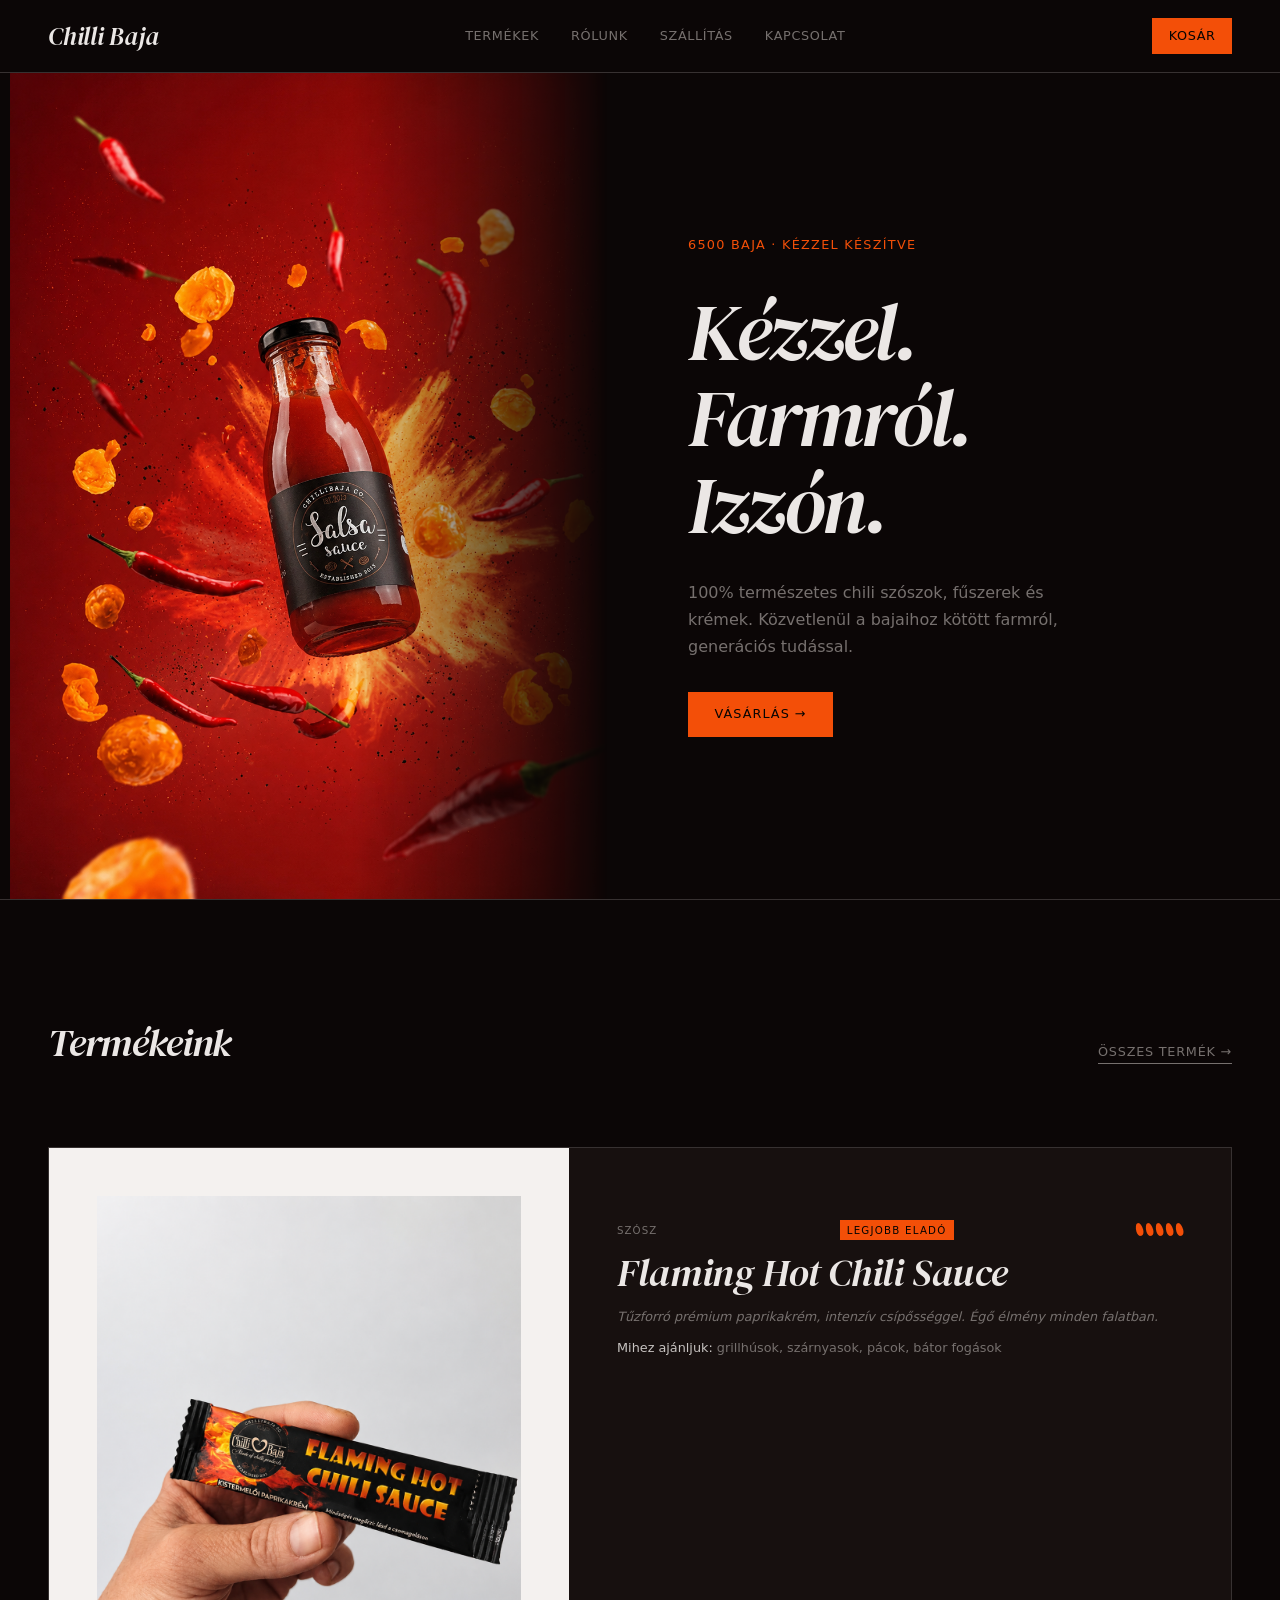
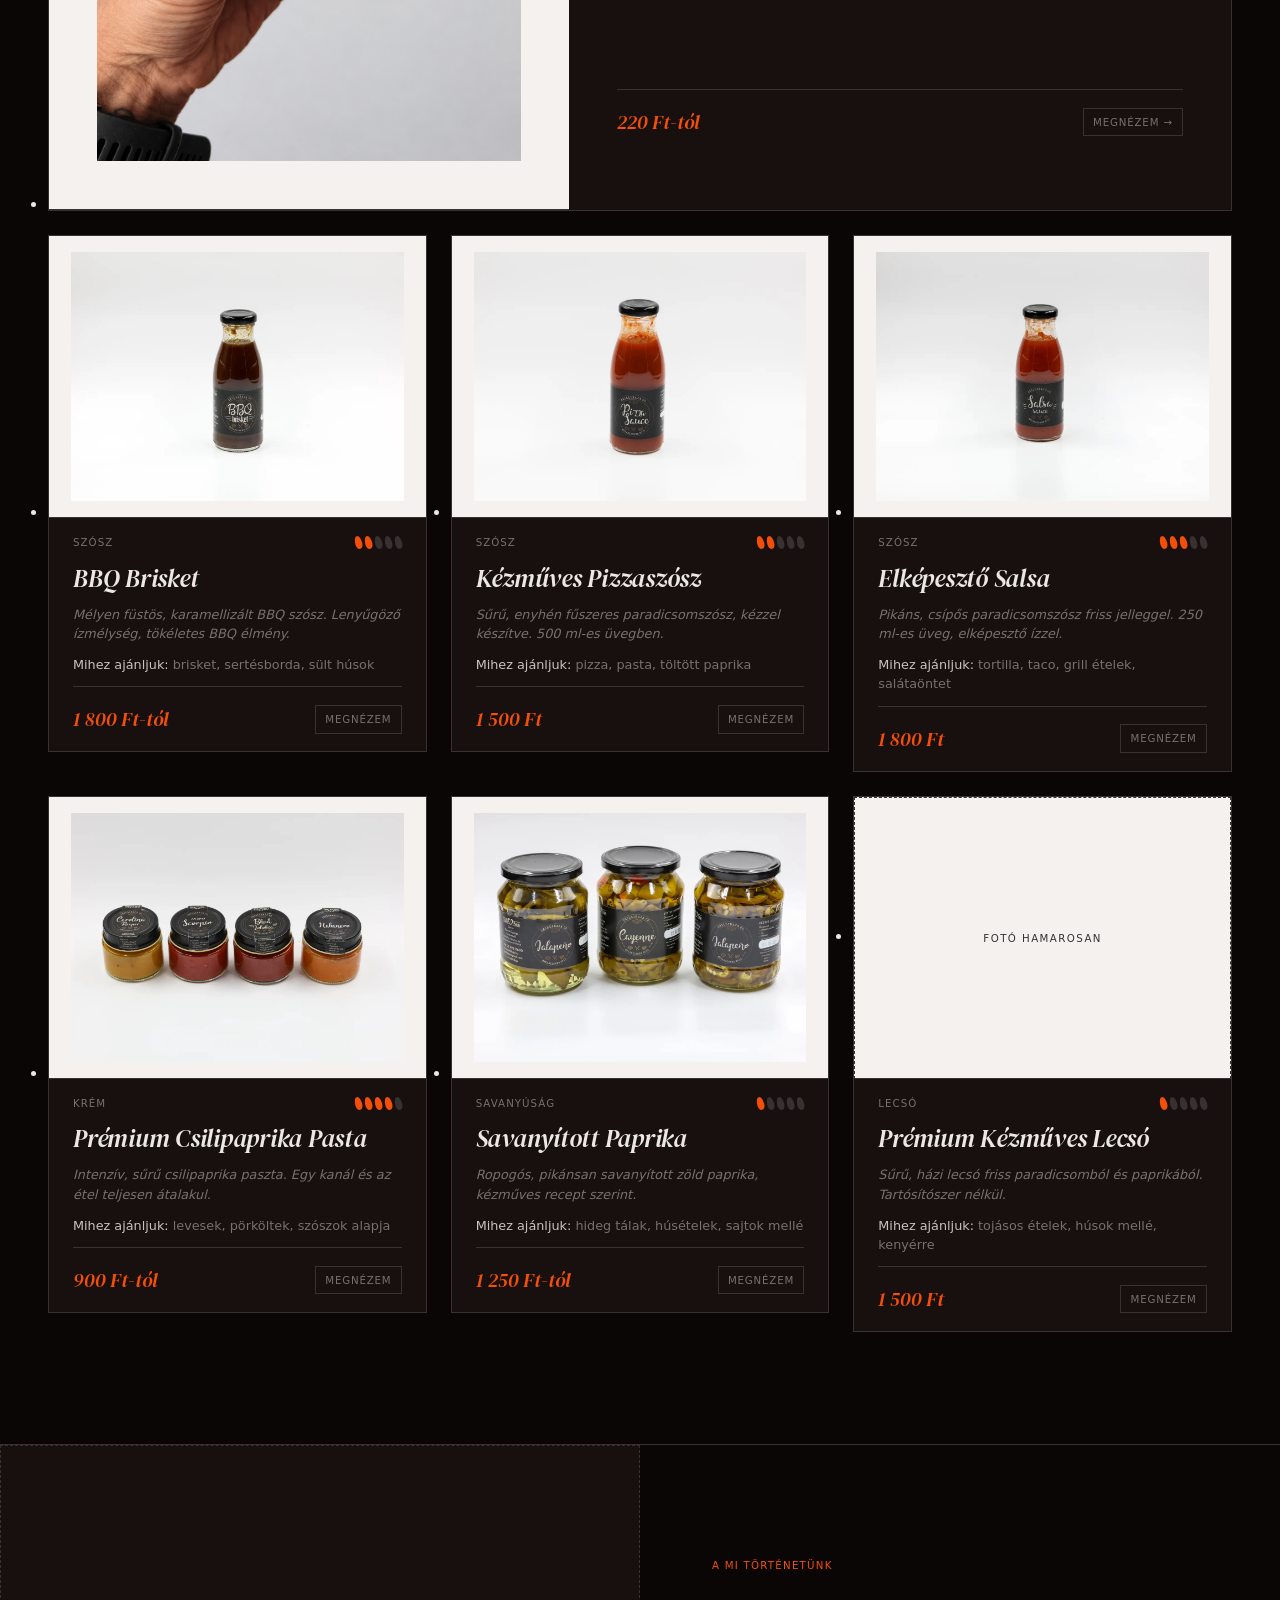
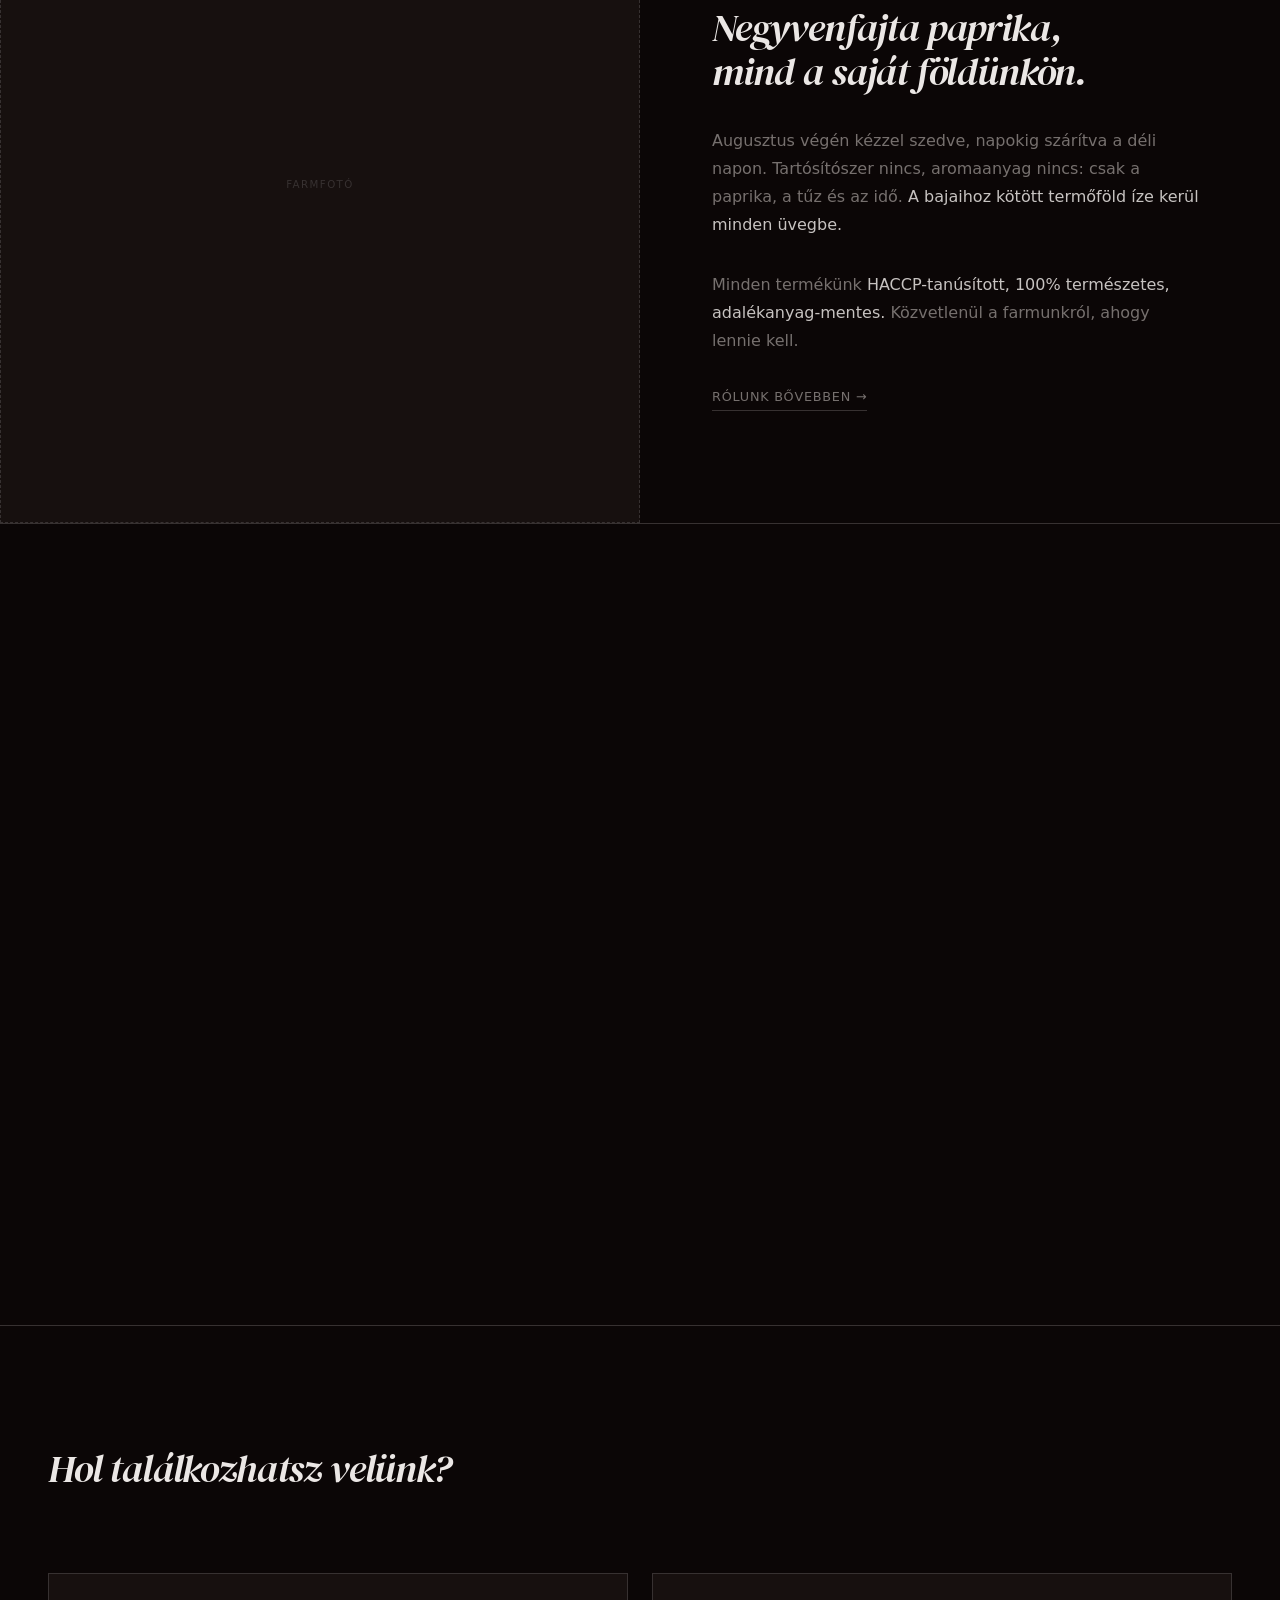
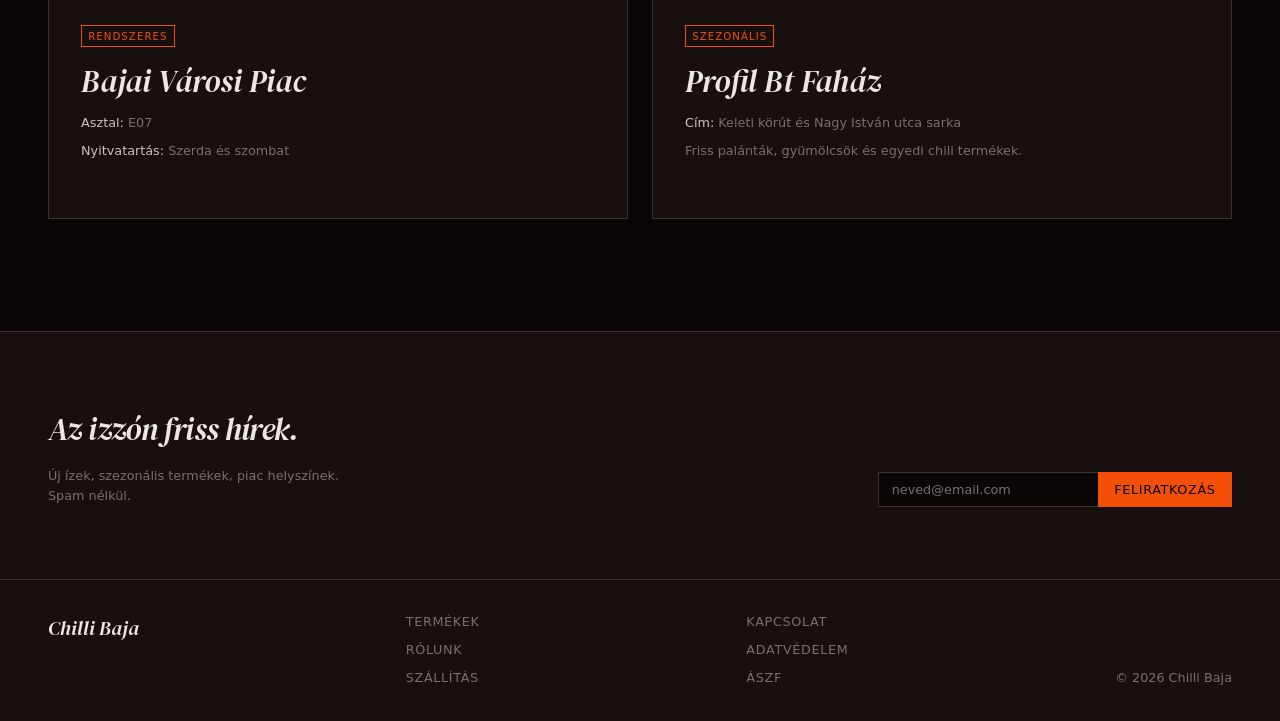
<file: index.html>
<!DOCTYPE html>
<html lang="hu">
<head>
  <meta charset="UTF-8" />
  <meta name="viewport" content="width=device-width, initial-scale=1" />
  <title>Chilli Baja — Prémium Kézműves Chili Termékek</title>

  <link rel="preconnect" href="https://fonts.googleapis.com" />
  <link rel="preconnect" href="https://fonts.gstatic.com" crossorigin />
  <link href="https://fonts.googleapis.com/css2?family=DM+Serif+Display:ital@0;1&display=swap" rel="stylesheet" />
  <link href="https://api.fontshare.com/v2/css?f[]=switzer@400,500&display=swap" rel="stylesheet" />

  <link rel="stylesheet" href="tokens.css" />
  <style>
    /* Hallmark · genre: editorial · macrostructure: Split Studio · theme: custom (Parázs)
     * vibe: parázs, faszénfekete, izzó, prémium
     * paper: oklch(13% 0.010 28) · accent: oklch(65% 0.21 38) · DM Serif Display italic + Switzer
     * axes: dark / italic-serif / warm  ·  nav: N9-dark · footer: Ft7 */

    *, *::before, *::after { box-sizing: border-box; margin: 0; padding: 0; }
    html, body { overflow-x: clip; }

    body {
      background-color: var(--color-paper);
      color: var(--color-ink);
      font-family: var(--font-body);
      font-size: var(--text-base);
      line-height: 1.6;
      font-optical-sizing: auto;
      text-rendering: optimizeLegibility;
      -webkit-font-smoothing: antialiased;
    }

    img  { display: block; max-width: 100%; }
    a    { color: inherit; text-decoration: none; }

    .sr-only {
      position: absolute; width: 1px; height: 1px;
      padding: 0; margin: -1px; overflow: hidden;
      clip: rect(0,0,0,0); white-space: nowrap; border: 0;
    }

    /* ── Scroll reveal ───────────────────────────────────── */
    .reveal {
      opacity: 0;
      transform: translateY(28px);
      transition: opacity 0.65s var(--ease-out), transform 0.65s var(--ease-out);
    }
    .reveal.is-visible {
      opacity: 1;
      transform: translateY(0);
    }

    .stagger > * {
      opacity: 0;
      transform: translateY(20px);
      transition: opacity 0.5s var(--ease-out), transform 0.5s var(--ease-out);
    }
    .stagger.is-visible > * {
      opacity: 1;
      transform: translateY(0);
    }
    .stagger.is-visible > *:nth-child(1) { transition-delay:   0ms; }
    .stagger.is-visible > *:nth-child(2) { transition-delay:  70ms; }
    .stagger.is-visible > *:nth-child(3) { transition-delay: 140ms; }
    .stagger.is-visible > *:nth-child(4) { transition-delay: 210ms; }
    .stagger.is-visible > *:nth-child(5) { transition-delay: 270ms; }
    .stagger.is-visible > *:nth-child(6) { transition-delay: 330ms; }

    /* ── Photo placeholder ───────────────────────────────── */
    .photo-placeholder {
      background-color: var(--color-paper-2);
      display: flex;
      align-items: center;
      justify-content: center;
      color: var(--color-rule);
      font-size: var(--text-xs);
      letter-spacing: 0.14em;
      text-transform: uppercase;
      font-family: var(--font-body);
      border: 1px dashed var(--color-rule);
    }

    /* ── Nav N9 dark ─────────────────────────────────────── */
    .nav {
      display: flex;
      align-items: center;
      justify-content: space-between;
      padding: var(--space-sm) var(--space-xl);
      border-bottom: 1px solid var(--color-rule);
      position: sticky;
      top: 0;
      background-color: var(--color-paper);
      z-index: 40;
    }

    .nav__wordmark {
      font-family: var(--font-display);
      font-size: var(--text-lg);
      font-weight: 400;
      font-style: italic;
      letter-spacing: -0.01em;
      color: var(--color-ink);
    }

    .nav__links {
      display: flex;
      gap: var(--space-lg);
      list-style: none;
      font-size: var(--text-sm);
      font-weight: 500;
      letter-spacing: 0.05em;
      text-transform: uppercase;
    }
    .nav__links a {
      color: var(--color-muted);
      transition: color var(--dur-short) var(--ease-out);
    }
    .nav__links a:hover        { color: var(--color-ink); }
    .nav__links a:focus-visible { outline: 2px solid var(--color-focus); outline-offset: 3px; }

    .nav__disclosure { display: none; position: relative; }

    .nav__hamburger {
      list-style: none;
      display: flex;
      flex-direction: column;
      gap: 5px;
      cursor: pointer;
      padding: var(--space-2xs);
    }
    .nav__hamburger::-webkit-details-marker { display: none; }
    .nav__hamburger::marker               { display: none; }

    .nav__bar {
      display: block;
      width: 22px;
      height: 2px;
      background-color: var(--color-ink);
    }

    .nav__sheet {
      position: absolute;
      top: calc(100% + var(--space-xs));
      right: 0;
      background-color: var(--color-paper-2);
      border: 1px solid var(--color-rule);
      padding: var(--space-md);
      min-width: 180px;
      z-index: 50;
      opacity: 1;
      transform: scale(1) translateY(0);
      transition: opacity 180ms var(--ease-out), transform 180ms var(--ease-out);
      transform-origin: top right;
    }

    .nav__disclosure:not([open]) .nav__sheet {
      opacity: 0;
      transform: scale(0.96) translateY(-6px);
      pointer-events: none;
    }

    @starting-style {
      .nav__disclosure[open] .nav__sheet {
        opacity: 0;
        transform: scale(0.96) translateY(-6px);
      }
    }

    .nav__sheet ul { list-style: none; display: flex; flex-direction: column; gap: var(--space-sm); }
    .nav__sheet a {
      font-size: var(--text-sm);
      font-weight: 500;
      text-transform: uppercase;
      letter-spacing: 0.06em;
      color: var(--color-muted);
      transition: color var(--dur-short) var(--ease-out);
    }
    .nav__sheet a:hover        { color: var(--color-ink); }
    .nav__sheet a:focus-visible { outline: 2px solid var(--color-focus); outline-offset: 3px; }

    .nav__cart {
      font-size: var(--text-sm);
      font-weight: 500;
      text-transform: uppercase;
      letter-spacing: 0.05em;
      color: var(--color-accent-ink);
      background-color: var(--color-accent);
      padding: 0.5em 1.2em;
      border: 1px solid var(--color-accent);
      white-space: nowrap;
      transition: background-color var(--dur-short) var(--ease-out), color var(--dur-short) var(--ease-out);
    }
    .nav__cart:hover        { background-color: transparent; color: var(--color-accent); }
    .nav__cart:active       { transform: scale(0.97); }
    .nav__cart:focus-visible { outline: 2px solid var(--color-focus); outline-offset: 3px; }

    /* ── Hero: Split Studio ──────────────────────────────── */
    .hero {
      display: grid;
      grid-template-columns: 1fr 1fr;
      grid-template-rows: minmax(0, 1fr);
      border-bottom: 1px solid var(--color-rule);
    }

    .hero__photo {
      position: relative;
      background-color: var(--color-paper);
      -webkit-mask-image: linear-gradient(to right, black 55%, transparent 95%);
      mask-image: linear-gradient(to right, black 55%, transparent 95%);
    }

    .hero__photo-fill {
      width: 100%;
      height: 100%;
      object-fit: contain;
      object-position: center 35%;
    }

    .hero__content {
      padding: var(--space-xl) var(--space-xl);
      display: flex;
      flex-direction: column;
      justify-content: center;
      gap: var(--space-lg);
    }

    .hero__kicker {
      font-size: var(--text-sm);
      font-weight: 500;
      text-transform: uppercase;
      letter-spacing: 0.10em;
      color: var(--color-accent);
    }

    .hero__headline {
      font-family: var(--font-display);
      font-style: italic;
      font-size: var(--text-display);
      font-weight: 400;
      line-height: 1.08;
      letter-spacing: -0.03em;
      color: var(--color-ink);
      overflow-wrap: anywhere;
      min-width: 0;
      text-wrap: balance;
      font-variant-ligatures: common-ligatures;
    }

    .hero__sub {
      font-size: var(--text-base);
      color: var(--color-muted);
      max-width: 42ch;
      line-height: 1.7;
      text-wrap: pretty;
    }

    .hero__cta {
      display: inline-block;
      align-self: flex-start;
      font-size: var(--text-sm);
      font-weight: 500;
      text-transform: uppercase;
      letter-spacing: 0.08em;
      color: var(--color-accent-ink);
      background-color: var(--color-accent);
      padding: 0.85em 2em;
      border: 1px solid var(--color-accent);
      white-space: nowrap;
      transition: background-color var(--dur-short) var(--ease-out), color var(--dur-short) var(--ease-out);
    }
    .hero__cta:hover        { background-color: transparent; color: var(--color-accent); }
    .hero__cta:active       { transform: scale(0.97); }
    .hero__cta:focus-visible { outline: 2px solid var(--color-focus); outline-offset: 3px; }

    /* ── Heat scale ──────────────────────────────────────── */
    .heat {
      display: flex;
      gap: 3px;
      align-items: center;
    }
    .heat__pip {
      width: 7px;
      height: 13px;
      border-radius: 45% 45% 45% 45% / 60% 60% 40% 40%;
      background-color: var(--color-rule);
      transform: rotate(-15deg);
      flex-shrink: 0;
    }
    .heat__pip--on { background-color: var(--color-accent); }

    /* ── Products ────────────────────────────────────────── */
    .products {
      padding: var(--space-3xl) var(--space-xl);
    }

    .products__header {
      display: flex;
      align-items: baseline;
      justify-content: space-between;
      margin-bottom: var(--space-2xl);
    }

    .products__title {
      font-family: var(--font-display);
      font-style: italic;
      font-size: var(--text-2xl);
      font-weight: 400;
      letter-spacing: -0.03em;
      color: var(--color-ink);
      text-wrap: balance;
      font-variant-ligatures: common-ligatures;
    }

    .products__all {
      font-size: var(--text-sm);
      font-weight: 500;
      text-transform: uppercase;
      letter-spacing: 0.06em;
      color: var(--color-muted);
      border-bottom: 1px solid var(--color-muted);
      padding-bottom: 1px;
      white-space: nowrap;
      transition: color var(--dur-short) var(--ease-out), border-color var(--dur-short) var(--ease-out);
    }
    .products__all:hover        { color: var(--color-ink); border-color: var(--color-ink); }
    .products__all:focus-visible { outline: 2px solid var(--color-focus); outline-offset: 3px; }

    .products__grid {
      display: grid;
      grid-template-columns: repeat(3, minmax(0, 1fr));
      gap: var(--space-md);
    }

    /* Featured card: li spans full width, article is horizontal */
    .products__grid > li:first-child {
      grid-column: 1 / -1;
    }

    .product-card--featured {
      display: flex;
      flex-direction: row;
      background-color: var(--color-paper-2);
      border: 1px solid var(--color-rule);
      transition: border-color var(--dur-short) var(--ease-out);
    }
    .product-card--featured:hover { border-color: var(--color-accent); }
    .product-card--featured:focus-visible { outline: 2px solid var(--color-focus); outline-offset: 3px; }

    .product-card--featured .product-card__image {
      width: 44%;
      min-height: 340px;
      aspect-ratio: unset;
      flex-shrink: 0;
      border-right: none;
      object-fit: contain;
      object-position: center;
      background-color: oklch(96% 0.004 55);
      padding: var(--space-xl);
    }

    .product-card--featured .product-card__body {
      padding: var(--space-2xl) var(--space-xl);
      justify-content: center;
    }

    .product-card--featured .product-card__name {
      font-size: var(--text-2xl);
      line-height: 1.1;
    }

    /* Badge for featured product */
    .product-card__badge {
      font-size: var(--text-xs);
      font-weight: 500;
      text-transform: uppercase;
      letter-spacing: 0.12em;
      color: var(--color-accent-ink);
      background-color: var(--color-accent);
      padding: 0.2em 0.7em;
      white-space: nowrap;
    }

    /* Standard product card */
    .product-card {
      background-color: var(--color-paper-2);
      border: 1px solid var(--color-rule);
      display: flex;
      flex-direction: column;
      transition: border-color var(--dur-short) var(--ease-out), transform var(--dur-short) var(--ease-out);
    }
    @media (hover: hover) and (pointer: fine) {
      .product-card:hover { border-color: var(--color-accent); transform: translateY(-2px); }
    }
    .product-card:focus-visible { outline: 2px solid var(--color-focus); outline-offset: 3px; }

    .product-card__image {
      width: 100%;
      aspect-ratio: 4 / 3;
      border-bottom: 1px solid var(--color-rule);
      object-fit: contain;
      object-position: center;
      background-color: oklch(96% 0.004 55);
      padding: var(--space-sm);
    }

    .product-card__body {
      padding: var(--space-sm) var(--space-md);
      display: flex;
      flex-direction: column;
      flex: 1;
      gap: var(--space-xs);
    }

    .product-card__top {
      display: flex;
      align-items: center;
      justify-content: space-between;
      gap: var(--space-sm);
      flex-wrap: wrap;
    }

    .product-card__type {
      font-size: var(--text-xs);
      font-weight: 500;
      text-transform: uppercase;
      letter-spacing: 0.10em;
      color: var(--color-muted);
    }

    .product-card__name {
      font-family: var(--font-display);
      font-style: italic;
      font-size: var(--text-lg);
      font-weight: 400;
      letter-spacing: -0.01em;
      color: var(--color-ink);
      line-height: 1.2;
    }

    .product-card__flavor {
      font-size: var(--text-sm);
      color: var(--color-muted);
      font-style: italic;
      line-height: 1.5;
    }

    .product-card__pairing {
      font-size: var(--text-sm);
      color: var(--color-muted);
      line-height: 1.5;
    }
    .product-card__pairing strong {
      color: var(--color-ink-2);
      font-weight: 500;
    }

    .product-card__bottom {
      display: flex;
      align-items: center;
      justify-content: space-between;
      gap: var(--space-sm);
      margin-top: auto;
      padding-top: var(--space-sm);
      border-top: 1px solid var(--color-rule);
    }

    .product-card__price {
      font-family: var(--font-display);
      font-style: italic;
      font-size: var(--text-md);
      font-weight: 400;
      color: var(--color-accent);
      font-variant-numeric: tabular-nums;
    }

    .product-card__btn {
      font-size: var(--text-xs);
      font-weight: 500;
      text-transform: uppercase;
      letter-spacing: 0.08em;
      color: var(--color-muted);
      border: 1px solid var(--color-rule);
      padding: 0.5em 0.9em;
      white-space: nowrap;
      transition:
        color            var(--dur-short) var(--ease-out),
        border-color     var(--dur-short) var(--ease-out),
        background-color var(--dur-short) var(--ease-out);
    }
    .product-card__btn:hover {
      color: var(--color-accent-ink);
      background-color: var(--color-accent);
      border-color: var(--color-accent);
    }
    .product-card__btn:active       { transform: scale(0.97); }
    .product-card__btn:focus-visible { outline: 2px solid var(--color-focus); outline-offset: 3px; }

    /* ── Story: Split Studio ─────────────────────────────── */
    .story {
      display: grid;
      grid-template-columns: 1fr 1fr;
      border-top: 1px solid var(--color-rule);
    }

    .story__photo {
      min-height: 480px;
    }

    .story__content {
      padding: var(--space-3xl) var(--space-2xl);
      display: flex;
      flex-direction: column;
      justify-content: center;
      gap: var(--space-lg);
    }

    .story__label {
      font-size: var(--text-xs);
      font-weight: 500;
      text-transform: uppercase;
      letter-spacing: 0.12em;
      color: var(--color-accent);
    }

    .story__heading {
      font-family: var(--font-display);
      font-style: italic;
      font-size: var(--text-2xl);
      font-weight: 400;
      letter-spacing: -0.03em;
      color: var(--color-ink);
      line-height: 1.15;
      max-width: 22ch;
      overflow-wrap: anywhere;
      min-width: 0;
      text-wrap: balance;
      font-variant-ligatures: common-ligatures;
    }

    .story__body {
      font-size: var(--text-base);
      color: var(--color-muted);
      max-width: 52ch;
      line-height: 1.75;
      text-wrap: pretty;
    }
    .story__body strong { color: var(--color-ink-2); font-weight: 500; }

    .story__link {
      display: inline-block;
      align-self: flex-start;
      font-size: var(--text-sm);
      font-weight: 500;
      text-transform: uppercase;
      letter-spacing: 0.06em;
      color: var(--color-muted);
      border-bottom: 1px solid var(--color-rule);
      padding-bottom: 2px;
      transition: color var(--dur-short) var(--ease-out), border-color var(--dur-short) var(--ease-out);
    }
    .story__link:hover        { color: var(--color-ink); border-color: var(--color-ink); }
    .story__link:focus-visible { outline: 2px solid var(--color-focus); outline-offset: 3px; }

    /* ── Reviews ─────────────────────────────────────────── */
    .reviews {
      padding: var(--space-3xl) var(--space-xl);
      border-top: 1px solid var(--color-rule);
    }

    .reviews__heading {
      font-family: var(--font-display);
      font-style: italic;
      font-size: var(--text-2xl);
      font-weight: 400;
      letter-spacing: -0.03em;
      color: var(--color-ink);
      margin-bottom: var(--space-2xl);
      text-wrap: balance;
      font-variant-ligatures: common-ligatures;
    }

    /* Asymmetric: featured quote (2fr) + two stacked smaller ones (1fr) */
    .reviews__grid {
      display: grid;
      grid-template-columns: 2fr 1fr;
      gap: var(--space-md);
      align-items: start;
    }

    .reviews__secondary {
      display: flex;
      flex-direction: column;
      gap: var(--space-md);
    }

    .review-card {
      background-color: var(--color-paper-2);
      border: 1px solid var(--color-rule);
      padding: var(--space-lg) var(--space-md);
      display: flex;
      flex-direction: column;
      gap: var(--space-sm);
    }

    .review-card__quote {
      font-family: var(--font-display);
      font-style: italic;
      font-size: var(--text-md);
      font-weight: 400;
      color: var(--color-ink-2);
      line-height: 1.5;
      flex: 1;
      text-wrap: pretty;
      hanging-punctuation: first;
    }

    /* Featured review gets a larger quote size */
    .review-card--featured {
      padding: var(--space-2xl) var(--space-xl);
    }
    .review-card--featured .review-card__quote {
      font-size: var(--text-2xl);
      line-height: 1.25;
      letter-spacing: -0.02em;
      color: var(--color-ink);
    }

    .review-card__author {
      font-size: var(--text-sm);
      color: var(--color-muted);
      border-top: 1px solid var(--color-rule);
      padding-top: var(--space-sm);
    }

    /* ── Locations ───────────────────────────────────────── */
    .locations {
      padding: var(--space-3xl) var(--space-xl);
      border-top: 1px solid var(--color-rule);
    }

    .locations__heading {
      font-family: var(--font-display);
      font-style: italic;
      font-size: var(--text-2xl);
      font-weight: 400;
      letter-spacing: -0.03em;
      color: var(--color-ink);
      margin-bottom: var(--space-2xl);
      text-wrap: balance;
      font-variant-ligatures: common-ligatures;
    }

    .locations__grid {
      display: grid;
      grid-template-columns: 1fr 1fr;
      gap: var(--space-md);
    }

    .location-card {
      background-color: var(--color-paper-2);
      border: 1px solid var(--color-rule);
      padding: var(--space-xl) var(--space-lg);
    }

    .location-card__tag {
      display: inline-block;
      font-size: var(--text-xs);
      font-weight: 500;
      text-transform: uppercase;
      letter-spacing: 0.10em;
      color: var(--color-accent);
      border: 1px solid var(--color-accent);
      padding: 0.2em 0.6em;
      margin-bottom: var(--space-sm);
    }

    .location-card__name {
      font-family: var(--font-display);
      font-style: italic;
      font-size: var(--text-xl);
      font-weight: 400;
      color: var(--color-ink);
      margin-bottom: var(--space-xs);
      line-height: 1.2;
    }

    .location-card__detail {
      font-size: var(--text-sm);
      color: var(--color-muted);
      line-height: 1.6;
      margin-bottom: var(--space-2xs);
    }
    .location-card__detail strong { color: var(--color-ink-2); font-weight: 500; }

    /* ── Footer: Ft7 Newsletter-first ───────────────────── */
    .footer {
      border-top: 1px solid var(--color-rule);
      background-color: var(--color-paper-2);
    }

    .footer__newsletter {
      padding: var(--space-2xl) var(--space-xl);
      display: flex;
      align-items: flex-end;
      justify-content: space-between;
      gap: var(--space-xl);
      flex-wrap: wrap;
      border-bottom: 1px solid var(--color-rule);
    }

    .footer__nl-heading {
      font-family: var(--font-display);
      font-style: italic;
      font-size: var(--text-xl);
      font-weight: 400;
      letter-spacing: -0.02em;
      color: var(--color-ink);
      margin-bottom: var(--space-xs);
      text-wrap: balance;
      font-variant-ligatures: common-ligatures;
    }

    .footer__nl-sub {
      font-size: var(--text-sm);
      color: var(--color-muted);
      max-width: 40ch;
      text-wrap: pretty;
    }

    .footer__form {
      display: flex;
      flex-shrink: 0;
    }

    .footer__email {
      font-family: var(--font-body);
      font-size: var(--text-sm);
      color: var(--color-ink);
      background-color: var(--color-paper);
      border: 1px solid var(--color-rule);
      border-right: none;
      padding: 0.7em 1em;
      min-width: 220px;
      outline: none;
    }
    .footer__email::placeholder { color: var(--color-muted); }
    .footer__email:focus { border-color: var(--color-focus); }

    .footer__subscribe {
      font-family: var(--font-body);
      font-size: var(--text-sm);
      font-weight: 500;
      text-transform: uppercase;
      letter-spacing: 0.05em;
      color: var(--color-accent-ink);
      background-color: var(--color-accent);
      border: 1px solid var(--color-accent);
      padding: 0.7em 1.2em;
      cursor: pointer;
      white-space: nowrap;
      transition: background-color var(--dur-short) var(--ease-out), color var(--dur-short) var(--ease-out);
    }
    .footer__subscribe:hover        { background-color: transparent; color: var(--color-accent); }
    .footer__subscribe:focus-visible { outline: 2px solid var(--color-focus); outline-offset: 3px; }

    .footer__bottom {
      padding: var(--space-lg) var(--space-xl);
      display: flex;
      align-items: flex-start;
      justify-content: space-between;
      flex-wrap: wrap;
      gap: var(--space-lg);
    }

    .footer__wordmark {
      font-family: var(--font-display);
      font-style: italic;
      font-size: var(--text-md);
      font-weight: 400;
      color: var(--color-ink);
    }

    .footer__links-group {
      display: flex;
      flex-direction: column;
      gap: var(--space-2xs);
    }
    .footer__links-group a {
      font-size: var(--text-sm);
      font-weight: 500;
      text-transform: uppercase;
      letter-spacing: 0.05em;
      color: var(--color-muted);
      transition: color var(--dur-short) var(--ease-out);
    }
    .footer__links-group a:hover        { color: var(--color-ink); }
    .footer__links-group a:focus-visible { outline: 2px solid var(--color-focus); outline-offset: 3px; }

    .footer__copy {
      font-size: var(--text-sm);
      color: var(--color-muted);
      align-self: flex-end;
    }

    /* ── Responsive ─────────────────────────────────────── */
    @media (max-width: 768px) {
      .nav { padding: var(--space-sm) var(--space-md); }
      .nav__links     { display: none; }
      .nav__disclosure { display: block; }

      .hero { grid-template-columns: 1fr; min-height: unset; height: auto !important; }
      .hero__photo { aspect-ratio: 4 / 3; -webkit-mask-image: none; mask-image: none; }
      .hero__photo::after { display: none; }
      .hero__photo-fill { height: 100%; min-height: unset; object-fit: contain; object-position: center center; }
      .hero__content { padding: var(--space-xl) var(--space-md); }

      .products { padding: var(--space-2xl) var(--space-md); }
      .products__grid { grid-template-columns: repeat(2, minmax(0, 1fr)); gap: var(--space-sm); }

      .product-card__name { font-size: var(--text-base); }
      .product-card__bottom { flex-direction: column; align-items: flex-start; gap: var(--space-xs); }
      .product-card__price { font-size: var(--text-base); }
      .product-card__btn { width: 100%; text-align: center; }

      .product-card--featured {
        grid-column: 1 / -1;
        flex-direction: column;
      }
      .product-card--featured .product-card__image {
        width: 100%;
        min-height: unset;
        aspect-ratio: 16 / 9;
        border-bottom: 1px solid var(--color-rule);
        padding: var(--space-md);
      }
      .product-card--featured .product-card__body {
        padding: var(--space-sm) var(--space-md);
      }
      .product-card--featured .product-card__name {
        font-size: var(--text-lg);
      }

      .story { grid-template-columns: 1fr; }
      .story__photo   { min-height: 50dvh; }
      .story__content { padding: var(--space-2xl) var(--space-md); }

      .reviews { padding: var(--space-2xl) var(--space-md); }
      .reviews__grid { grid-template-columns: 1fr; }
      .review-card--featured .review-card__quote { font-size: var(--text-md); line-height: 1.45; letter-spacing: -0.01em; }

      .locations { padding: var(--space-2xl) var(--space-md); }
      .locations__grid { grid-template-columns: 1fr; }

      .footer__newsletter { padding: var(--space-xl) var(--space-md); flex-direction: column; align-items: flex-start; }
      .footer__form  { width: 100%; }
      .footer__email { flex: 1; min-width: 0; }
      .footer__bottom { padding: var(--space-lg) var(--space-md); }
    }

    @media (max-width: 414px) {
      .products__grid { grid-template-columns: minmax(0, 1fr); }
    }

    @media (prefers-reduced-motion: reduce) {
      *, *::before, *::after { transition-duration: 0ms !important; }
      .product-card:hover { transform: none; }
      .reveal, .stagger > * {
        opacity: 1 !important;
        transform: none !important;
        transition: none !important;
      }
    }
  </style>
</head>
<body>

  <!-- Nav: N9 dark, with mobile disclosure -->
  <nav class="nav" aria-label="Főnavigáció">
    <a href="index.html" class="nav__wordmark">Chilli Baja</a>

    <ul class="nav__links" role="list">
      <li><a href="/termekek/">Termékek</a></li>
      <li><a href="rolunk.html">Rólunk</a></li>
      <li><a href="/szallitas/">Szállítás</a></li>
      <li><a href="kapcsolat.html">Kapcsolat</a></li>
    </ul>

    <details class="nav__disclosure">
      <summary class="nav__hamburger" aria-label="Navigáció megnyitása">
        <span class="nav__bar"></span>
        <span class="nav__bar"></span>
        <span class="nav__bar"></span>
      </summary>
      <nav class="nav__sheet" aria-label="Mobil navigáció">
        <ul role="list">
          <li><a href="/termekek/">Termékek</a></li>
          <li><a href="rolunk.html">Rólunk</a></li>
          <li><a href="/szallitas/">Szállítás</a></li>
          <li><a href="kapcsolat.html">Kapcsolat</a></li>
        </ul>
      </nav>
    </details>

    <a href="/kosar/" class="nav__cart" aria-label="Kosár megtekintése">Kosár</a>
  </nav>

  <!-- Hero: Split Studio -->
  <section class="hero" aria-labelledby="hero-heading">
    <div class="hero__photo">
      <img class="hero__photo-fill" src="public/hero_kep.png"
           alt="Chilli Baja Salsa szósz robbanó chilipaprikákkal körülvéve"
           fetchpriority="high" />
    </div>

    <div class="hero__content">
      <p class="hero__kicker">6500 Baja &#183; Kézzel készítve</p>
      <h1 class="hero__headline" id="hero-heading">
        Kézzel.<br>Farmról.<br>Izzón.
      </h1>
      <p class="hero__sub">
        100% természetes chili szószok, fűszerek és krémek.
        Közvetlenül a bajaihoz kötött farmról, generációs tudással.
      </p>
      <a href="/termekek/" class="hero__cta">Vásárlás &#8594;</a>
    </div>
  </section>

  <!-- Products: featured + subordinate grid -->
  <section class="products" aria-labelledby="products-heading">
    <div class="products__header reveal">
      <h2 class="products__title" id="products-heading">Termékeink</h2>
      <a href="/termekek/" class="products__all">Összes termék &#8594;</a>
    </div>

    <!--
      CSERÉLD LE: valódi termékadatokkal (név, ízleírás, mihez ajánljuk, csípősség, ár, link).
      A csípősség-skálán az --on osztályú pipák száma = a termék csípőssége (1–5).
      Az első termék kiemelt (featured) kártya, teljes szélességben.
    -->
    <ul class="products__grid stagger" role="list">

      <!-- Kiemelt termék -->
      <li>
        <article class="product-card--featured">
          <img class="product-card__image" src="public/flaming_hot.png" alt="Flaming Hot Chili Sauce — Chilli Baja kistermelői paprikakrém" loading="eager" />
          <div class="product-card__body">
            <div class="product-card__top">
              <span class="product-card__type">Szósz</span>
              <span class="product-card__badge">Legjobb eladó</span>
              <div class="heat" role="img" aria-label="Csípősség: 5/5">
                <span class="heat__pip heat__pip--on"></span>
                <span class="heat__pip heat__pip--on"></span>
                <span class="heat__pip heat__pip--on"></span>
                <span class="heat__pip heat__pip--on"></span>
                <span class="heat__pip heat__pip--on"></span>
              </div>
            </div>
            <h3 class="product-card__name">Flaming Hot Chili Sauce</h3>
            <p class="product-card__flavor">Tűzforró prémium paprikakrém, intenzív csípősséggel. Égő élmény minden falatban.</p>
            <p class="product-card__pairing"><strong>Mihez ajánljuk:</strong> grillhúsok, szárnyasok, pácok, bátor fogások</p>
            <div class="product-card__bottom">
              <span class="product-card__price">220 Ft-tól</span>
              <a href="kapcsolat.html" class="product-card__btn">Megnézem &#8594;</a>
            </div>
          </div>
        </article>
      </li>

      <li>
        <article class="product-card">
          <img class="product-card__image" src="public/BBQ-Brisket-250ml.webp" alt="BBQ Brisket szósz üveg — Chilli Baja" loading="lazy" />
          <div class="product-card__body">
            <div class="product-card__top">
              <span class="product-card__type">Szósz</span>
              <div class="heat" role="img" aria-label="Csípősség: 2/5">
                <span class="heat__pip heat__pip--on"></span>
                <span class="heat__pip heat__pip--on"></span>
                <span class="heat__pip"></span>
                <span class="heat__pip"></span>
                <span class="heat__pip"></span>
              </div>
            </div>
            <h3 class="product-card__name">BBQ Brisket</h3>
            <p class="product-card__flavor">Mélyen füstös, karamellizált BBQ szósz. Lenyűgöző ízmélység, tökéletes BBQ élmény.</p>
            <p class="product-card__pairing"><strong>Mihez ajánljuk:</strong> brisket, sertésborda, sült húsok</p>
            <div class="product-card__bottom">
              <span class="product-card__price">1 800 Ft-tól</span>
              <a href="kapcsolat.html" class="product-card__btn">Megnézem</a>
            </div>
          </div>
        </article>
      </li>

      <li>
        <article class="product-card">
          <img class="product-card__image" src="public/Pizza-Szosz.webp" alt="Kézműves Pizzaszósz üveg — Chilli Baja" loading="lazy" />
          <div class="product-card__body">
            <div class="product-card__top">
              <span class="product-card__type">Szósz</span>
              <div class="heat" role="img" aria-label="Csípősség: 2/5">
                <span class="heat__pip heat__pip--on"></span>
                <span class="heat__pip heat__pip--on"></span>
                <span class="heat__pip"></span>
                <span class="heat__pip"></span>
                <span class="heat__pip"></span>
              </div>
            </div>
            <h3 class="product-card__name">Kézműves Pizzaszósz</h3>
            <p class="product-card__flavor">Sűrű, enyhén fűszeres paradicsomszósz, kézzel készítve. 500 ml-es üvegben.</p>
            <p class="product-card__pairing"><strong>Mihez ajánljuk:</strong> pizza, pasta, töltött paprika</p>
            <div class="product-card__bottom">
              <span class="product-card__price">1 500 Ft</span>
              <a href="kapcsolat.html" class="product-card__btn">Megnézem</a>
            </div>
          </div>
        </article>
      </li>

      <li>
        <article class="product-card">
          <img class="product-card__image" src="public/Salsa-250ml.webp" alt="Elképesztő Salsa szósz üveg — Chilli Baja" loading="lazy" />
          <div class="product-card__body">
            <div class="product-card__top">
              <span class="product-card__type">Szósz</span>
              <div class="heat" role="img" aria-label="Csípősség: 3/5">
                <span class="heat__pip heat__pip--on"></span>
                <span class="heat__pip heat__pip--on"></span>
                <span class="heat__pip heat__pip--on"></span>
                <span class="heat__pip"></span>
                <span class="heat__pip"></span>
              </div>
            </div>
            <h3 class="product-card__name">Elképesztő Salsa</h3>
            <p class="product-card__flavor">Pikáns, csípős paradicsomszósz friss jelleggel. 250 ml-es üveg, elképesztő ízzel.</p>
            <p class="product-card__pairing"><strong>Mihez ajánljuk:</strong> tortilla, taco, grill ételek, salátaöntet</p>
            <div class="product-card__bottom">
              <span class="product-card__price">1 800 Ft</span>
              <a href="kapcsolat.html" class="product-card__btn">Megnézem</a>
            </div>
          </div>
        </article>
      </li>

      <li>
        <article class="product-card">
          <img class="product-card__image" src="public/Chili-Paste.webp" alt="Prémium Csilipaprika Pasta — Carolina Reaper, Scorpio, Bhut Jolokia, Habanero" loading="lazy" />
          <div class="product-card__body">
            <div class="product-card__top">
              <span class="product-card__type">Krém</span>
              <div class="heat" role="img" aria-label="Csípősség: 4/5">
                <span class="heat__pip heat__pip--on"></span>
                <span class="heat__pip heat__pip--on"></span>
                <span class="heat__pip heat__pip--on"></span>
                <span class="heat__pip heat__pip--on"></span>
                <span class="heat__pip"></span>
              </div>
            </div>
            <h3 class="product-card__name">Prémium Csilipaprika Pasta</h3>
            <p class="product-card__flavor">Intenzív, sűrű csilipaprika paszta. Egy kanál és az étel teljesen átalakul.</p>
            <p class="product-card__pairing"><strong>Mihez ajánljuk:</strong> levesek, pörköltek, szószok alapja</p>
            <div class="product-card__bottom">
              <span class="product-card__price">900 Ft-tól</span>
              <a href="kapcsolat.html" class="product-card__btn">Megnézem</a>
            </div>
          </div>
        </article>
      </li>

      <li>
        <article class="product-card">
          <img class="product-card__image" src="public/Savanyusag-fokep.webp" alt="Ecetes Jalapeño és Cayenne savanyított paprika — Chilli Baja" loading="lazy" />
          <div class="product-card__body">
            <div class="product-card__top">
              <span class="product-card__type">Savanyúság</span>
              <div class="heat" role="img" aria-label="Csípősség: 1/5">
                <span class="heat__pip heat__pip--on"></span>
                <span class="heat__pip"></span>
                <span class="heat__pip"></span>
                <span class="heat__pip"></span>
                <span class="heat__pip"></span>
              </div>
            </div>
            <h3 class="product-card__name">Savanyított Paprika</h3>
            <p class="product-card__flavor">Ropogós, pikánsan savanyított zöld paprika, kézműves recept szerint.</p>
            <p class="product-card__pairing"><strong>Mihez ajánljuk:</strong> hideg tálak, húsételek, sajtok mellé</p>
            <div class="product-card__bottom">
              <span class="product-card__price">1 250 Ft-tól</span>
              <a href="kapcsolat.html" class="product-card__btn">Megnézem</a>
            </div>
          </div>
        </article>
      </li>

      <li>
        <article class="product-card">
          <div class="photo-placeholder product-card__image" role="img" aria-label="Prémium Kézműves Lecsó fotó">Fotó hamarosan</div>
          <div class="product-card__body">
            <div class="product-card__top">
              <span class="product-card__type">Lecsó</span>
              <div class="heat" role="img" aria-label="Csípősség: 1/5">
                <span class="heat__pip heat__pip--on"></span>
                <span class="heat__pip"></span>
                <span class="heat__pip"></span>
                <span class="heat__pip"></span>
                <span class="heat__pip"></span>
              </div>
            </div>
            <h3 class="product-card__name">Prémium Kézműves Lecsó</h3>
            <p class="product-card__flavor">Sűrű, házi lecsó friss paradicsomból és paprikából. Tartósítószer nélkül.</p>
            <p class="product-card__pairing"><strong>Mihez ajánljuk:</strong> tojásos ételek, húsok mellé, kenyérre</p>
            <div class="product-card__bottom">
              <span class="product-card__price">1 500 Ft</span>
              <a href="kapcsolat.html" class="product-card__btn">Megnézem</a>
            </div>
          </div>
        </article>
      </li>

    </ul>
  </section>

  <!-- Story: Split Studio (photo left, text right) -->
  <section class="story" aria-labelledby="story-heading">
    <!--
      CSERÉLD LE: farm, hozzávalók vagy a készítő fotójára
      <img class="story__photo" src="kepek/farm.jpg" alt="A Chilli Baja farmja és a készítők" />
    -->
    <div class="photo-placeholder story__photo"
         role="img" aria-label="Farmfotó helye">Farmfotó</div>

    <div class="story__content reveal">
      <span class="story__label">A mi történetünk</span>
      <h2 class="story__heading" id="story-heading">
        Negyvenfajta paprika, mind a saját földünkön.
      </h2>
      <p class="story__body">
        Augusztus végén kézzel szedve, napokig szárítva a déli napon.
        Tartósítószer nincs, aromaanyag nincs: csak a paprika, a tűz és az idő.
        <strong>A bajaihoz kötött termőföld íze kerül minden üvegbe.</strong>
      </p>
      <p class="story__body">
        Minden termékünk <strong>HACCP-tanúsított, 100% természetes, adalékanyag-mentes.</strong>
        Közvetlenül a farmunkról, ahogy lennie kell.
      </p>
      <a href="rolunk.html" class="story__link">Rólunk bővebben &#8594;</a>
    </div>
  </section>

  <!-- Reviews: asymmetric layout -->
  <section class="reviews" aria-labelledby="reviews-heading">
    <h2 class="reviews__heading reveal" id="reviews-heading">Mit mondanak rólunk?</h2>
    <!--
      CSERÉLD LE: valódi vásárlói véleményekkel.
      Az első (featured) vélemény a legerősebb, legrövidebb idézet legyen.
    -->
    <div class="reviews__grid">
      <article class="review-card review-card--featured reveal">
        <p class="review-card__quote">&#8220;Az ízek elképesztőek. A BBQ Brisket szósz azóta állandó vendég a konyhánkban, mindenki oda van érte.&#8221;</p>
        <p class="review-card__author">K.T. &#183; Baja</p>
      </article>
      <div class="reviews__secondary stagger">
        <article class="review-card">
          <p class="review-card__quote">&#8220;Végre egy igazi magyar kézműves termék. A Jalapeño savanyúság tökéletes, nem kaptam máshol ilyet.&#8221;</p>
          <p class="review-card__author">M.R. &#183; Pécs</p>
        </article>
        <article class="review-card">
          <p class="review-card__quote">&#8220;A piaci standon kóstoltam először, azóta csak innen rendelem. Gyors kiszállítás, gyönyörű csomagolás.&#8221;</p>
          <p class="review-card__author">B.L. &#183; Budapest</p>
        </article>
      </div>
    </div>
  </section>

  <!-- Locations -->
  <section class="locations" aria-labelledby="locations-heading">
    <h2 class="locations__heading reveal" id="locations-heading">Hol találkozhatsz velünk?</h2>
    <div class="locations__grid stagger">
      <div class="location-card">
        <span class="location-card__tag">Rendszeres</span>
        <h3 class="location-card__name">Bajai Városi Piac</h3>
        <p class="location-card__detail"><strong>Asztal:</strong> E07</p>
        <p class="location-card__detail"><strong>Nyitvatartás:</strong> Szerda és szombat</p>
      </div>
      <div class="location-card">
        <span class="location-card__tag">Szezonális</span>
        <h3 class="location-card__name">Profil Bt Faház</h3>
        <p class="location-card__detail"><strong>Cím:</strong> Keleti körút és Nagy István utca sarka</p>
        <p class="location-card__detail">Friss palánták, gyümölcsök és egyedi chili termékek.</p>
      </div>
    </div>
  </section>

  <!-- Footer: Ft7 Newsletter-first -->
  <footer class="footer">
    <div class="footer__newsletter">
      <div>
        <h2 class="footer__nl-heading">Az izzón friss hírek.</h2>
        <p class="footer__nl-sub">Új ízek, szezonális termékek, piac helyszínek. Spam nélkül.</p>
      </div>
      <form class="footer__form" action="#" method="post" aria-label="Hírlevél feliratkozás">
        <label for="footer-email" class="sr-only">E-mail cím</label>
        <input
          type="email"
          id="footer-email"
          name="email"
          class="footer__email"
          placeholder="neved@email.com"
          autocomplete="email"
          required
        />
        <button type="submit" class="footer__subscribe">Feliratkozás</button>
      </form>
    </div>

    <div class="footer__bottom">
      <a href="index.html" class="footer__wordmark">Chilli Baja</a>
      <div class="footer__links-group">
        <a href="/termekek/">Termékek</a>
        <a href="rolunk.html">Rólunk</a>
        <a href="/szallitas/">Szállítás</a>
      </div>
      <div class="footer__links-group">
        <a href="kapcsolat.html">Kapcsolat</a>
        <a href="/adatvedelem/">Adatvédelem</a>
        <a href="/aszf/">ÁSZF</a>
      </div>
      <p class="footer__copy">&#169; 2026 Chilli Baja</p>
    </div>
  </footer>

  <script>
    (function () {
      function setHeroHeight() {
        var nav  = document.querySelector('.nav');
        var hero = document.querySelector('.hero');
        if (nav && hero) {
          hero.style.height = (window.innerHeight - nav.getBoundingClientRect().height) + 'px';
        }
      }
      setHeroHeight();
      window.addEventListener('resize', setHeroHeight);
    })();

    (function () {
      if (window.matchMedia('(prefers-reduced-motion: reduce)').matches) return;
      var io = new IntersectionObserver(
        function (entries) {
          entries.forEach(function (e) {
            if (e.isIntersecting) {
              e.target.classList.add('is-visible');
              io.unobserve(e.target);
            }
          });
        },
        { threshold: 0.08, rootMargin: '0px 0px -60px 0px' }
      );
      document.querySelectorAll('.reveal, .stagger').forEach(function (el) {
        io.observe(el);
      });
    })();
  </script>

</body>
</html>
</file>
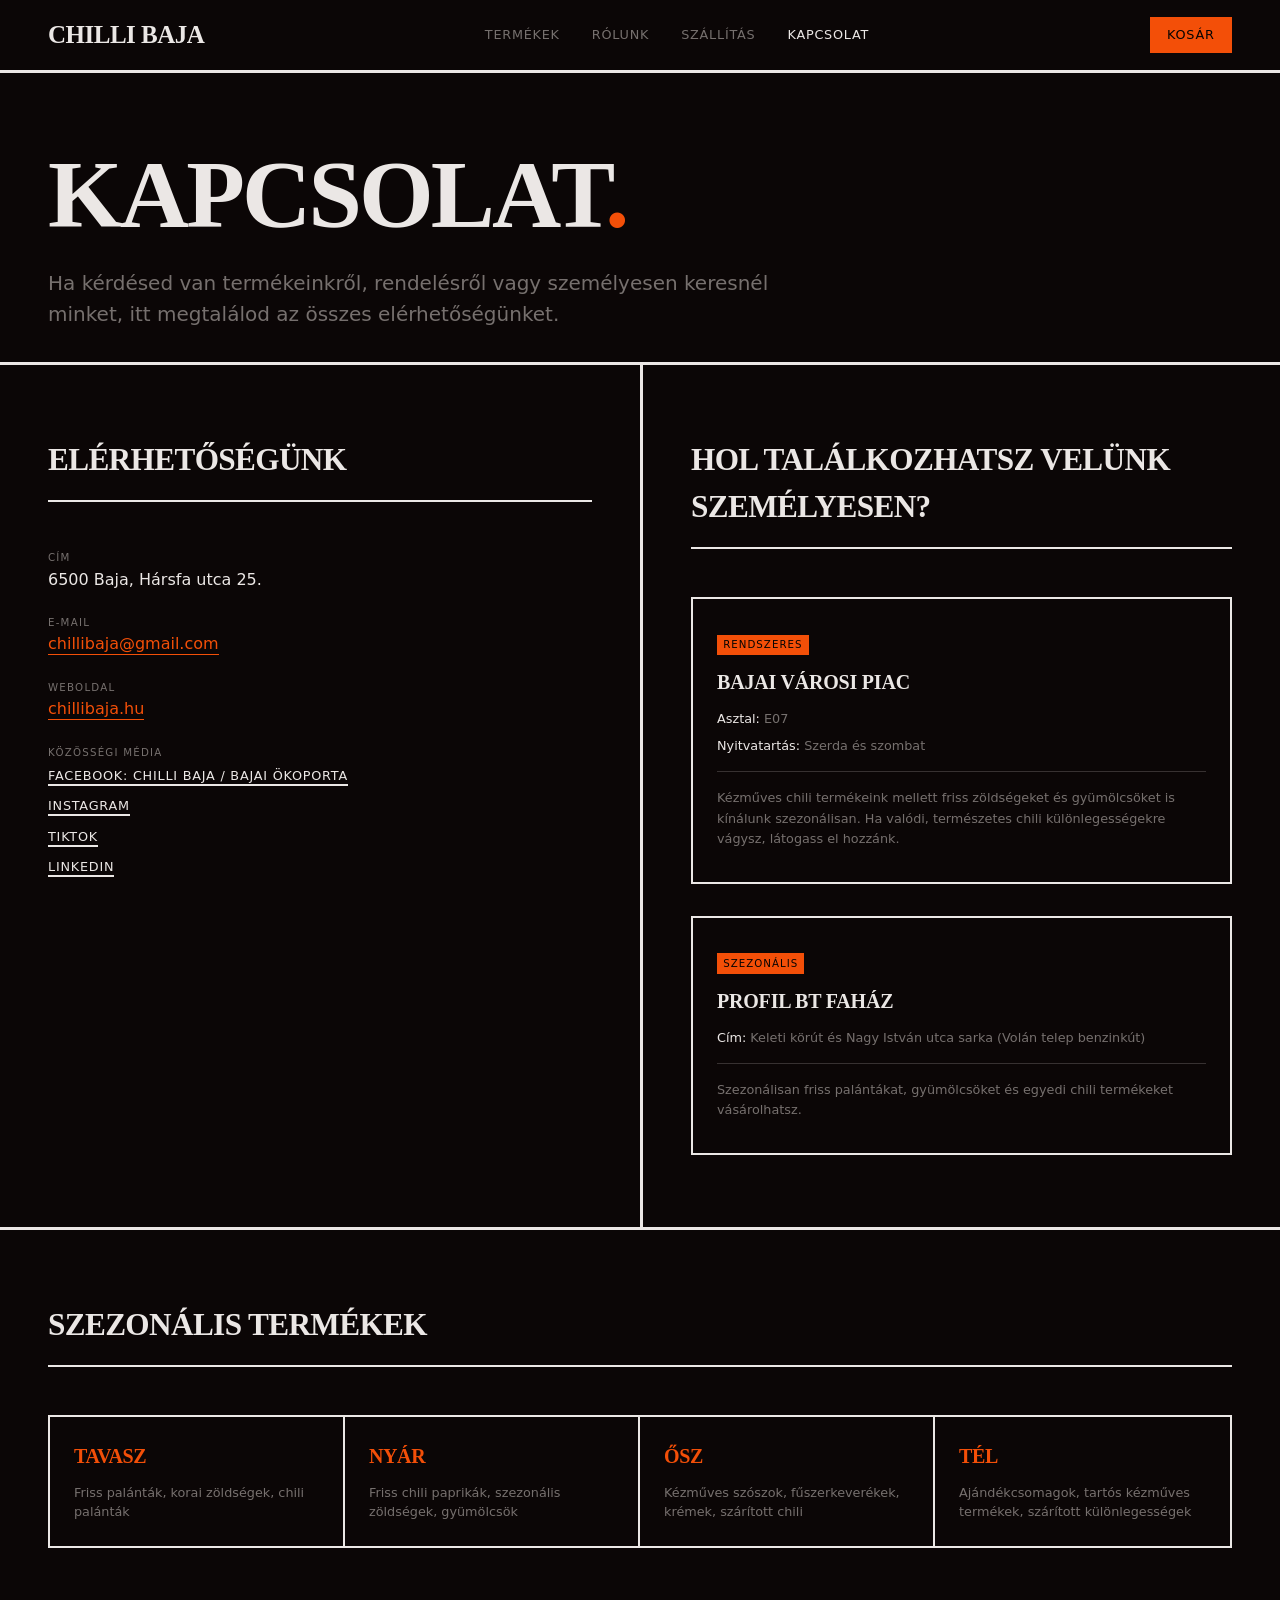
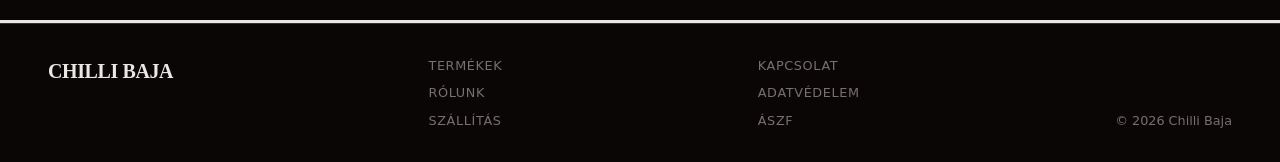
<file: kapcsolat.html>
<!DOCTYPE html>
<html lang="hu">
<head>
  <meta charset="UTF-8" />
  <meta name="viewport" content="width=device-width, initial-scale=1" />
  <title>Kapcsolat — Chilli Baja</title>

  <link rel="preconnect" href="https://fonts.googleapis.com" />
  <link rel="preconnect" href="https://fonts.gstatic.com" crossorigin />
  <link href="https://fonts.googleapis.com/css2?family=Bricolage+Grotesque:opsz,wght@12..96,400..800&display=swap" rel="stylesheet" />
  <link href="https://api.fontshare.com/v2/css?f[]=switzer@400,500&display=swap" rel="stylesheet" />

  <link rel="stylesheet" href="tokens.css" />
  <style>
    /* Hallmark · genre: editorial · macrostructure: Long Document · theme: Brutal
     * nav: N6-brutal · footer: Ft4 · enrichment: none · tone: brutalist */

    *, *::before, *::after { box-sizing: border-box; margin: 0; padding: 0; }
    html, body { overflow-x: clip; }

    body {
      background-color: var(--color-paper);
      color: var(--color-ink);
      font-family: var(--font-body);
      font-size: var(--text-base);
      line-height: 1.5;
    }

    img { display: block; max-width: 100%; }
    a   { color: inherit; text-decoration: none; }

    /* ── Nav ─────────────────────────────────────────────── */
    .nav {
      display: flex;
      align-items: center;
      justify-content: space-between;
      padding: var(--space-sm) var(--space-xl);
      border-bottom: 3px solid var(--color-ink);
    }

    .nav__wordmark {
      font-family: var(--font-display);
      font-size: var(--text-lg);
      font-weight: 800;
      text-transform: uppercase;
      letter-spacing: -0.02em;
      color: var(--color-ink);
    }

    .nav__links {
      display: flex;
      gap: var(--space-lg);
      list-style: none;
      font-size: var(--text-sm);
      font-weight: 500;
      letter-spacing: 0.06em;
      text-transform: uppercase;
      font-family: var(--font-body);
    }

    .nav__links a {
      color: var(--color-muted);
      transition: color var(--dur-short) var(--ease-out);
    }
    .nav__links a[aria-current="page"] { color: var(--color-ink); }
    .nav__links a:hover               { color: var(--color-ink); }
    .nav__links a:focus-visible {
      outline: 2px solid var(--color-focus);
      outline-offset: 3px;
    }

    .nav__cart {
      font-family: var(--font-body);
      font-size: var(--text-sm);
      font-weight: 500;
      text-transform: uppercase;
      letter-spacing: 0.06em;
      color: var(--color-accent-ink);
      background-color: var(--color-accent);
      padding: 0.5em 1.2em;
      border: 2px solid var(--color-accent);
      white-space: nowrap;
      transition:
        background-color var(--dur-short) var(--ease-out),
        color            var(--dur-short) var(--ease-out);
    }
    .nav__cart:hover        { background-color: var(--color-paper); color: var(--color-accent); }
    .nav__cart:active       { transform: translateY(1px); }
    .nav__cart:focus-visible { outline: 2px solid var(--color-focus); outline-offset: 3px; }

    /* ── Page header ─────────────────────────────────────── */
    .page-header {
      padding: var(--space-2xl) var(--space-xl) var(--space-lg);
      border-bottom: 3px solid var(--color-ink);
    }

    .page-header__title {
      font-family: var(--font-display);
      font-size: clamp(3rem, 8vw + 1rem, 6rem);
      font-weight: 800;
      text-transform: uppercase;
      letter-spacing: -0.03em;
      line-height: 1.04;
      color: var(--color-ink);
      overflow-wrap: anywhere;
      min-width: 0;
    }

    .page-header__lead {
      margin-top: var(--space-md);
      font-size: var(--text-md);
      color: var(--color-muted);
      max-width: 60ch;
      line-height: 1.55;
    }

    /* ── Main grid ───────────────────────────────────────── */
    .contact-grid {
      display: grid;
      grid-template-columns: 1fr 1fr;
      border-bottom: 3px solid var(--color-ink);
    }

    .contact-col {
      padding: var(--space-2xl) var(--space-xl);
    }

    .contact-col + .contact-col {
      border-left: 3px solid var(--color-ink);
    }

    /* ── Section heading ─────────────────────────────────── */
    .section-heading {
      font-family: var(--font-display);
      font-size: var(--text-xl);
      font-weight: 800;
      text-transform: uppercase;
      letter-spacing: -0.02em;
      color: var(--color-ink);
      margin-bottom: var(--space-xl);
      padding-bottom: var(--space-sm);
      border-bottom: 2px solid var(--color-ink);
      overflow-wrap: anywhere;
      min-width: 0;
    }

    /* ── Contact list ────────────────────────────────────── */
    .contact-list {
      list-style: none;
      display: flex;
      flex-direction: column;
      gap: var(--space-md);
    }

    .contact-item__label {
      font-size: var(--text-xs);
      font-weight: 500;
      text-transform: uppercase;
      letter-spacing: 0.12em;
      color: var(--color-muted);
      margin-bottom: 0.3em;
    }

    .contact-item__value {
      font-size: var(--text-base);
      color: var(--color-ink);
      line-height: 1.4;
    }

    .contact-item__link {
      color: var(--color-accent);
      border-bottom: 1px solid var(--color-accent);
      padding-bottom: 1px;
      transition:
        color        var(--dur-short) var(--ease-out),
        border-color var(--dur-short) var(--ease-out);
    }
    .contact-item__link:hover        { color: var(--color-ink); border-color: var(--color-ink); }
    .contact-item__link:focus-visible { outline: 2px solid var(--color-focus); outline-offset: 3px; }

    /* Social links inline group */
    .social-list {
      list-style: none;
      display: flex;
      flex-direction: column;
      gap: 0.4em;
    }

    .social-list a {
      font-size: var(--text-sm);
      font-weight: 500;
      text-transform: uppercase;
      letter-spacing: 0.06em;
      color: var(--color-ink);
      border-bottom: 2px solid var(--color-ink);
      padding-bottom: 1px;
      transition:
        color        var(--dur-short) var(--ease-out),
        border-color var(--dur-short) var(--ease-out);
    }
    .social-list a:hover        { color: var(--color-accent); border-color: var(--color-accent); }
    .social-list a:focus-visible { outline: 2px solid var(--color-focus); outline-offset: 3px; }

    /* ── Location cards ──────────────────────────────────── */
    .location-list {
      list-style: none;
      display: flex;
      flex-direction: column;
      gap: var(--space-lg);
    }

    .location-card {
      border: 2px solid var(--color-ink);
      padding: var(--space-lg) var(--space-md);
    }

    .location-card__name {
      font-family: var(--font-display);
      font-size: var(--text-md);
      font-weight: 700;
      text-transform: uppercase;
      letter-spacing: -0.01em;
      color: var(--color-ink);
      margin-bottom: var(--space-xs);
    }

    .location-card__detail {
      font-size: var(--text-sm);
      color: var(--color-muted);
      margin-bottom: var(--space-2xs);
      line-height: 1.5;
    }

    .location-card__detail strong {
      color: var(--color-ink);
      font-weight: 500;
    }

    .location-card__note {
      margin-top: var(--space-sm);
      font-size: var(--text-sm);
      color: var(--color-muted);
      line-height: 1.6;
      padding-top: var(--space-sm);
      border-top: 1px solid var(--color-rule);
    }

    .location-card__tag {
      display: inline-block;
      font-size: var(--text-xs);
      font-weight: 500;
      text-transform: uppercase;
      letter-spacing: 0.10em;
      color: var(--color-accent-ink);
      background-color: var(--color-accent);
      padding: 0.25em 0.6em;
      margin-bottom: var(--space-xs);
    }

    /* ── Seasonal section ────────────────────────────────── */
    .seasonal {
      padding: var(--space-2xl) var(--space-xl);
      border-bottom: 3px solid var(--color-ink);
    }

    .seasonal__grid {
      display: grid;
      grid-template-columns: repeat(4, minmax(0, 1fr));
      border: 2px solid var(--color-ink);
      margin-top: var(--space-xl);
    }

    .season-item {
      padding: var(--space-md);
      border-right: 2px solid var(--color-ink);
    }
    .season-item:last-child { border-right: none; }

    .season-item__period {
      font-family: var(--font-display);
      font-size: var(--text-md);
      font-weight: 800;
      text-transform: uppercase;
      letter-spacing: -0.02em;
      color: var(--color-accent);
      margin-bottom: var(--space-xs);
    }

    .season-item__products {
      font-size: var(--text-sm);
      color: var(--color-muted);
      line-height: 1.55;
    }

    /* ── Footer Ft4 ──────────────────────────────────────── */
    .footer {
      border-top: 1px solid var(--color-rule);
      padding: var(--space-lg) var(--space-xl);
      display: flex;
      align-items: flex-start;
      justify-content: space-between;
      flex-wrap: wrap;
      gap: var(--space-lg);
    }

    .footer__wordmark {
      font-family: var(--font-display);
      font-size: var(--text-md);
      font-weight: 800;
      text-transform: uppercase;
      letter-spacing: -0.02em;
      color: var(--color-ink);
    }

    .footer__links-group {
      display: flex;
      flex-direction: column;
      gap: var(--space-2xs);
    }

    .footer__links-group a {
      font-size: var(--text-sm);
      font-weight: 500;
      text-transform: uppercase;
      letter-spacing: 0.05em;
      color: var(--color-muted);
      transition: color var(--dur-short) var(--ease-out);
    }
    .footer__links-group a:hover        { color: var(--color-ink); }
    .footer__links-group a:focus-visible { outline: 2px solid var(--color-focus); outline-offset: 3px; }

    .footer__copy {
      font-size: var(--text-sm);
      color: var(--color-muted);
      align-self: flex-end;
    }

    /* ── Responsive ─────────────────────────────────────── */
    @media (max-width: 768px) {
      .nav { padding: var(--space-sm) var(--space-md); }
      .nav__links { display: none; }

      .page-header { padding: var(--space-xl) var(--space-md) var(--space-lg); }

      .contact-grid { grid-template-columns: 1fr; }
      .contact-col  { padding: var(--space-xl) var(--space-md); }
      .contact-col + .contact-col { border-left: none; border-top: 3px solid var(--color-ink); }

      .seasonal { padding: var(--space-xl) var(--space-md); }
      .seasonal__grid { grid-template-columns: repeat(2, minmax(0, 1fr)); }
      .season-item:nth-child(2n)  { border-right: none; }
      .season-item:nth-child(n+3) { border-top: 2px solid var(--color-ink); }

      .footer { padding: var(--space-lg) var(--space-md); }
    }

    @media (max-width: 414px) {
      .seasonal__grid { grid-template-columns: minmax(0, 1fr); }
      .season-item     { border-right: none; border-bottom: 2px solid var(--color-ink); }
      .season-item:last-child { border-bottom: none; }
    }

    @media (prefers-reduced-motion: reduce) {
      *, *::before, *::after { transition-duration: 0ms !important; }
    }
  </style>
</head>
<body>

  <!-- Nav -->
  <nav class="nav" aria-label="Főnavigáció">
    <a href="index.html" class="nav__wordmark">Chilli Baja</a>
    <ul class="nav__links" role="list">
      <li><a href="#">Termékek</a></li>
      <li><a href="rolunk.html">Rólunk</a></li>
      <li><a href="#">Szállítás</a></li>
      <li><a href="kapcsolat.html" aria-current="page">Kapcsolat</a></li>
    </ul>
    <a href="/kosar/" class="nav__cart" aria-label="Kosár megtekintése">Kosár</a>
  </nav>

  <!-- Page header -->
  <header class="page-header">
    <h1 class="page-header__title">Kapcsolat<span style="color:var(--color-accent)">.</span></h1>
    <p class="page-header__lead">
      Ha kérdésed van termékeinkről, rendelésről vagy személyesen keresnél minket,
      itt megtalálod az összes elérhetőségünket.
    </p>
  </header>

  <!-- Main grid: contact info + locations -->
  <div class="contact-grid">

    <!-- Left: Elérhetőségünk -->
    <section class="contact-col" aria-labelledby="contact-heading">
      <h2 class="section-heading" id="contact-heading">Elérhetőségünk</h2>

      <ul class="contact-list" role="list">
        <li>
          <p class="contact-item__label">Cím</p>
          <p class="contact-item__value">6500 Baja, Hársfa utca 25.</p>
        </li>
        <li>
          <p class="contact-item__label">E-mail</p>
          <p class="contact-item__value">
            <a href="mailto:chillibaja@gmail.com" class="contact-item__link">chillibaja@gmail.com</a>
          </p>
        </li>
        <li>
          <p class="contact-item__label">Weboldal</p>
          <p class="contact-item__value">
            <a href="https://www.chillibaja.hu" class="contact-item__link">chillibaja.hu</a>
          </p>
        </li>
        <li>
          <p class="contact-item__label">Közösségi média</p>
          <ul class="social-list" role="list">
            <li>
              <a href="https://www.facebook.com/chillibaja" target="_blank" rel="noopener">
                Facebook: Chilli Baja / Bajai Ökoporta
              </a>
            </li>
            <li>
              <a href="https://www.instagram.com/chillibaja" target="_blank" rel="noopener">
                Instagram
              </a>
            </li>
            <li>
              <a href="https://www.tiktok.com/@chillibaja" target="_blank" rel="noopener">
                TikTok
              </a>
            </li>
            <li>
              <a href="https://www.linkedin.com/company/chillibaja" target="_blank" rel="noopener">
                LinkedIn
              </a>
            </li>
          </ul>
        </li>
      </ul>
    </section>

    <!-- Right: Személyes találkozó -->
    <section class="contact-col" aria-labelledby="locations-heading">
      <h2 class="section-heading" id="locations-heading">Hol találkozhatsz velünk személyesen?</h2>

      <ul class="location-list" role="list">
        <li>
          <div class="location-card">
            <p class="location-card__tag">Rendszeres</p>
            <h3 class="location-card__name">Bajai Városi Piac</h3>
            <p class="location-card__detail">
              <strong>Asztal:</strong> E07
            </p>
            <p class="location-card__detail">
              <strong>Nyitvatartás:</strong> Szerda és szombat
            </p>
            <p class="location-card__note">
              Kézműves chili termékeink mellett friss zöldségeket és gyümölcsöket is
              kínálunk szezonálisan. Ha valódi, természetes chili különlegességekre
              vágysz, látogass el hozzánk.
            </p>
          </div>
        </li>
        <li>
          <div class="location-card">
            <p class="location-card__tag">Szezonális</p>
            <h3 class="location-card__name">Profil Bt Faház</h3>
            <p class="location-card__detail">
              <strong>Cím:</strong> Keleti körút és Nagy István utca sarka (Volán telep benzinkút)
            </p>
            <p class="location-card__note">
              Szezonálisan friss palántákat, gyümölcsöket és egyedi chili termékeket
              vásárolhatsz.
            </p>
          </div>
        </li>
      </ul>
    </section>

  </div>

  <!-- Seasonal section -->
  <section class="seasonal" aria-labelledby="seasonal-heading">
    <h2 class="section-heading" id="seasonal-heading" style="margin-bottom:0; border-bottom: 2px solid var(--color-ink); padding-bottom: var(--space-sm);">
      Szezonális termékek
    </h2>

    <div class="seasonal__grid" role="list">
      <div class="season-item" role="listitem">
        <p class="season-item__period">Tavasz</p>
        <p class="season-item__products">Friss palánták, korai zöldségek, chili palánták</p>
      </div>
      <div class="season-item" role="listitem">
        <p class="season-item__period">Nyár</p>
        <p class="season-item__products">Friss chili paprikák, szezonális zöldségek, gyümölcsök</p>
      </div>
      <div class="season-item" role="listitem">
        <p class="season-item__period">Ősz</p>
        <p class="season-item__products">Kézműves szószok, fűszerkeverékek, krémek, szárított chili</p>
      </div>
      <div class="season-item" role="listitem">
        <p class="season-item__period">Tél</p>
        <p class="season-item__products">Ajándékcsomagok, tartós kézműves termékek, szárított különlegességek</p>
      </div>
    </div>
  </section>

  <!-- Footer Ft4 -->
  <footer class="footer">
    <a href="index.html" class="footer__wordmark">Chilli Baja</a>

    <div class="footer__links-group">
      <a href="#">Termékek</a>
      <a href="rolunk.html">Rólunk</a>
      <a href="#">Szállítás</a>
    </div>

    <div class="footer__links-group">
      <a href="kapcsolat.html">Kapcsolat</a>
      <a href="/adatvedelem/">Adatvédelem</a>
      <a href="/aszf/">ÁSZF</a>
    </div>

    <p class="footer__copy">© 2026 Chilli Baja</p>
  </footer>

</body>
</html>
</file>
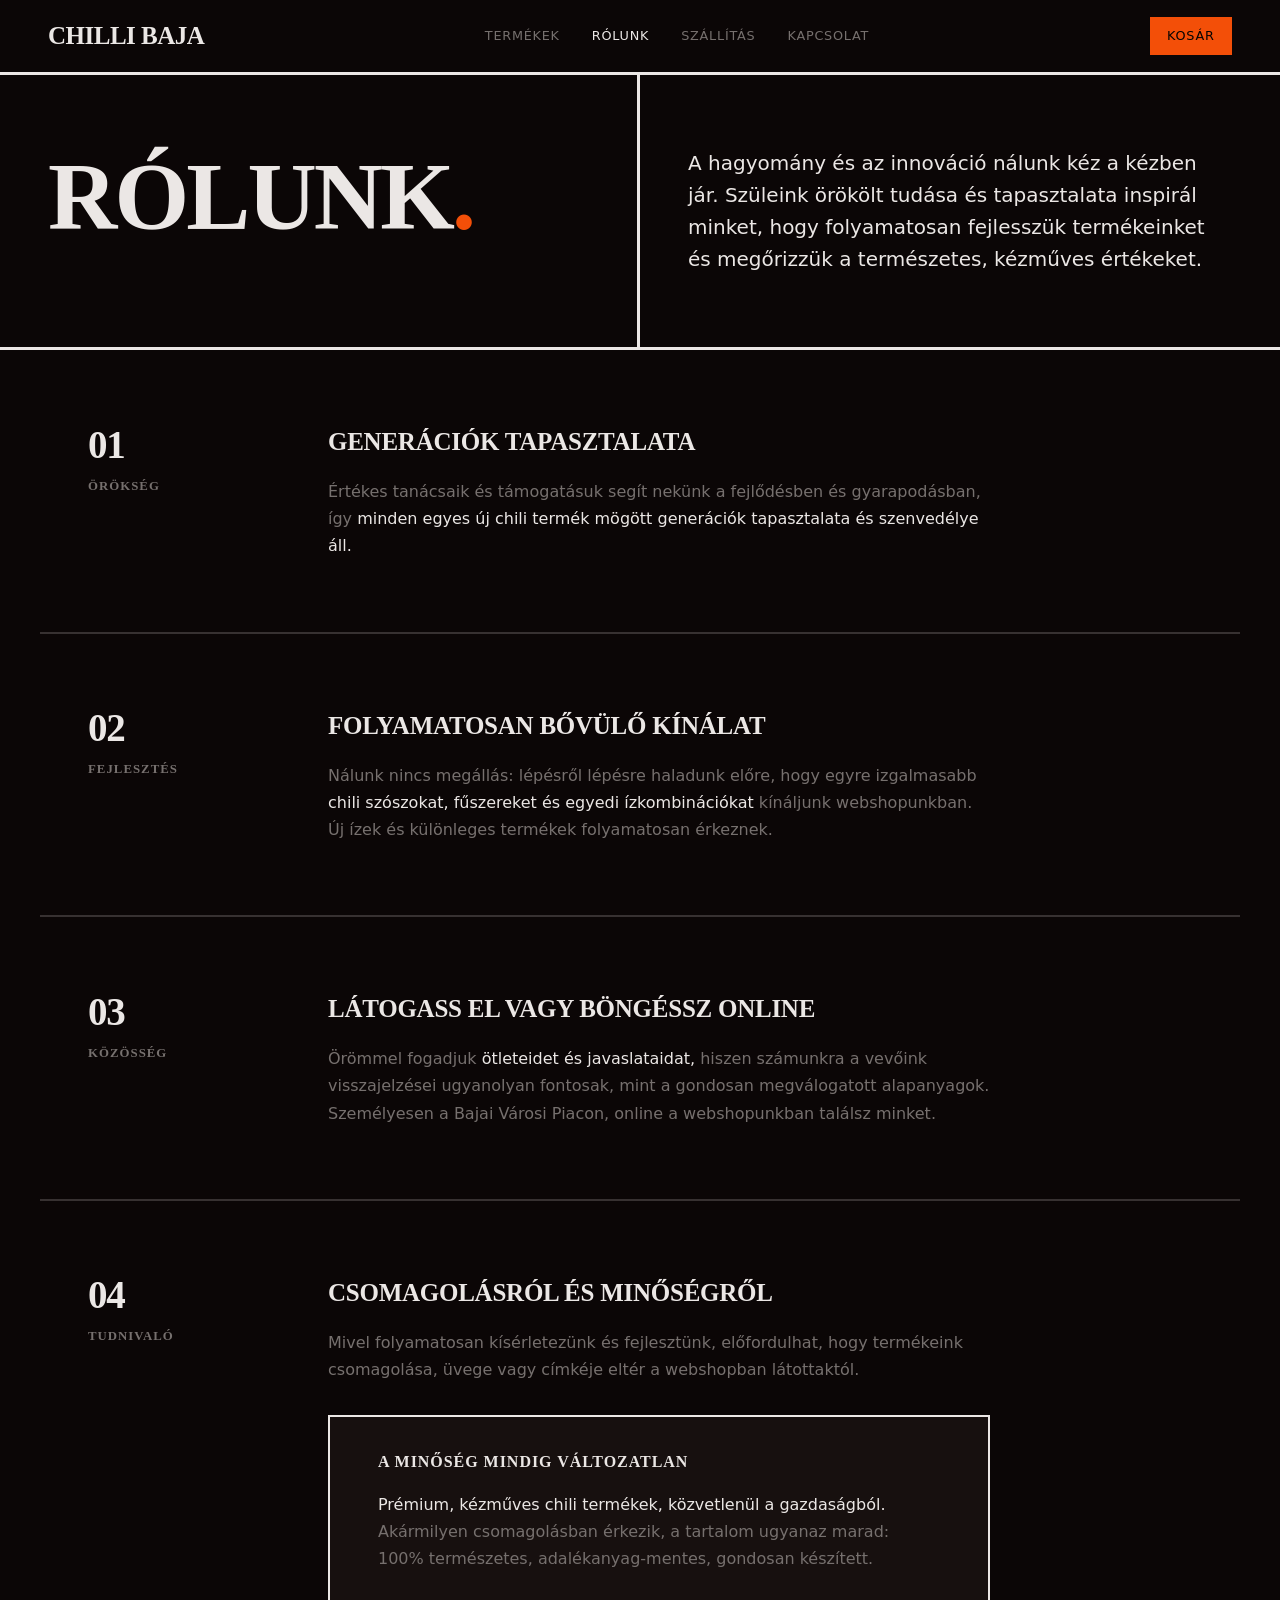
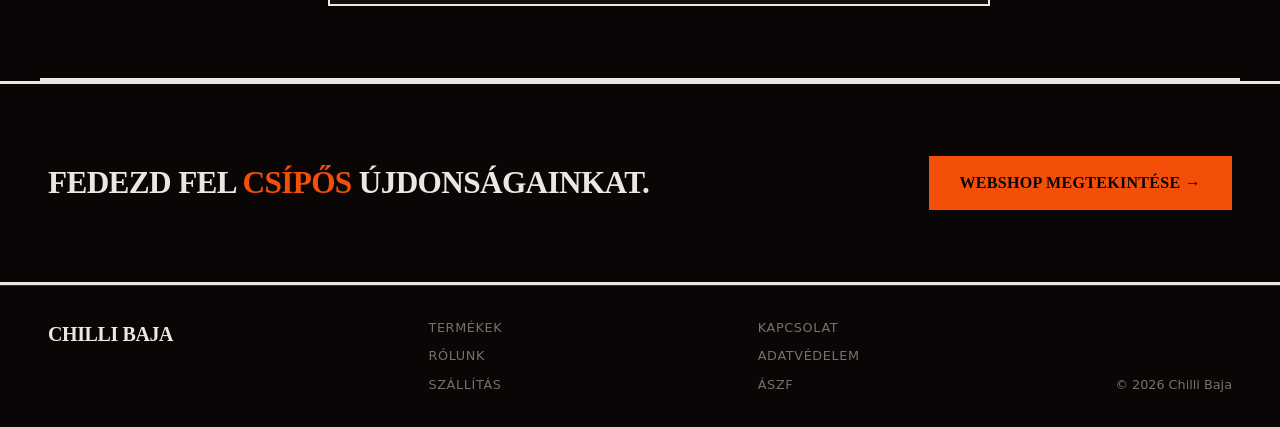
<file: rolunk.html>
<!DOCTYPE html>
<html lang="hu">
<head>
  <meta charset="UTF-8" />
  <meta name="viewport" content="width=device-width, initial-scale=1" />
  <title>Rólunk — Chilli Baja</title>

  <link rel="preconnect" href="https://fonts.googleapis.com" />
  <link rel="preconnect" href="https://fonts.gstatic.com" crossorigin />
  <link href="https://fonts.googleapis.com/css2?family=Bricolage+Grotesque:opsz,wght@12..96,400..800&display=swap" rel="stylesheet" />
  <link href="https://api.fontshare.com/v2/css?f[]=switzer@400,500&display=swap" rel="stylesheet" />

  <link rel="stylesheet" href="tokens.css" />
  <style>
    /* Hallmark · genre: editorial · macrostructure: Long Document · theme: Brutal
     * nav: N6-brutal · footer: Ft4 · enrichment: none · tone: brutalist */

    *, *::before, *::after { box-sizing: border-box; margin: 0; padding: 0; }
    html, body { overflow-x: clip; }

    body {
      background-color: var(--color-paper);
      color: var(--color-ink);
      font-family: var(--font-body);
      font-size: var(--text-base);
      line-height: 1.6;
    }

    img { display: block; max-width: 100%; }
    a   { color: inherit; text-decoration: none; }

    /* ── Nav ─────────────────────────────────────────────── */
    .nav {
      display: flex;
      align-items: center;
      justify-content: space-between;
      padding: var(--space-sm) var(--space-xl);
      border-bottom: 3px solid var(--color-ink);
    }
    .nav__wordmark {
      font-family: var(--font-display);
      font-size: var(--text-lg);
      font-weight: 800;
      text-transform: uppercase;
      letter-spacing: -0.02em;
      color: var(--color-ink);
    }
    .nav__links {
      display: flex;
      gap: var(--space-lg);
      list-style: none;
      font-size: var(--text-sm);
      font-weight: 500;
      letter-spacing: 0.06em;
      text-transform: uppercase;
      font-family: var(--font-body);
    }
    .nav__links a {
      color: var(--color-muted);
      transition: color var(--dur-short) var(--ease-out);
    }
    .nav__links a[aria-current="page"] { color: var(--color-ink); }
    .nav__links a:hover               { color: var(--color-ink); }
    .nav__links a:focus-visible { outline: 2px solid var(--color-focus); outline-offset: 3px; }
    .nav__cart {
      font-family: var(--font-body);
      font-size: var(--text-sm);
      font-weight: 500;
      text-transform: uppercase;
      letter-spacing: 0.06em;
      color: var(--color-accent-ink);
      background-color: var(--color-accent);
      padding: 0.5em 1.2em;
      border: 2px solid var(--color-accent);
      white-space: nowrap;
      transition: background-color var(--dur-short) var(--ease-out), color var(--dur-short) var(--ease-out);
    }
    .nav__cart:hover        { background-color: var(--color-paper); color: var(--color-accent); }
    .nav__cart:active       { transform: translateY(1px); }
    .nav__cart:focus-visible { outline: 2px solid var(--color-focus); outline-offset: 3px; }

    /* ── Page header ─────────────────────────────────────── */
    .page-header {
      display: grid;
      grid-template-columns: 1fr 1fr;
      gap: 0;
      border-bottom: 3px solid var(--color-ink);
    }

    .page-header__left {
      padding: var(--space-2xl) var(--space-xl);
      border-right: 3px solid var(--color-ink);
    }

    .page-header__title {
      font-family: var(--font-display);
      font-size: clamp(3rem, 8vw + 1rem, 6rem);
      font-weight: 800;
      text-transform: uppercase;
      letter-spacing: -0.03em;
      line-height: 1.04;
      color: var(--color-ink);
      overflow-wrap: anywhere;
      min-width: 0;
    }

    .page-header__right {
      padding: var(--space-2xl) var(--space-xl);
      display: flex;
      align-items: flex-end;
    }

    .page-header__lead {
      font-size: var(--text-md);
      color: var(--color-ink);
      line-height: 1.6;
      max-width: 55ch;
    }

    .page-header__lead strong {
      font-weight: 500;
    }

    /* ── Body sections ───────────────────────────────────── */
    .about-body {
      max-width: 1200px;
      margin: 0 auto;
    }

    /* Section row: label left + content right */
    .about-row {
      display: grid;
      grid-template-columns: 240px 1fr;
      gap: 0;
      border-bottom: 2px solid var(--color-rule);
      padding: var(--space-2xl) var(--space-xl);
    }

    .about-row__label {
      font-family: var(--font-display);
      font-size: var(--text-sm);
      font-weight: 700;
      text-transform: uppercase;
      letter-spacing: 0.08em;
      color: var(--color-muted);
      padding-right: var(--space-xl);
      padding-top: 0.2em;
    }

    .about-row__label span {
      display: block;
      font-family: var(--font-display);
      font-size: var(--text-2xl);
      font-weight: 800;
      text-transform: uppercase;
      letter-spacing: -0.03em;
      color: var(--color-ink);
      line-height: 1.0;
      margin-bottom: var(--space-xs);
    }

    .about-row__content {
      max-width: 65ch;
    }

    .about-row__heading {
      font-family: var(--font-display);
      font-size: var(--text-lg);
      font-weight: 700;
      text-transform: uppercase;
      letter-spacing: -0.01em;
      color: var(--color-ink);
      margin-bottom: var(--space-sm);
      overflow-wrap: anywhere;
      min-width: 0;
    }

    .about-row__body {
      font-size: var(--text-base);
      color: var(--color-muted);
      line-height: 1.7;
    }

    .about-row__body strong {
      color: var(--color-ink);
      font-weight: 500;
    }

    /* ── Notice callout ──────────────────────────────────── */
    .notice {
      border: 2px solid var(--color-ink);
      padding: var(--space-lg) var(--space-xl);
      background-color: var(--color-paper-2);
      margin-top: var(--space-lg);
    }

    .notice__heading {
      font-family: var(--font-display);
      font-size: var(--text-base);
      font-weight: 700;
      text-transform: uppercase;
      letter-spacing: 0.06em;
      color: var(--color-ink);
      margin-bottom: var(--space-sm);
    }

    .notice__body {
      font-size: var(--text-base);
      color: var(--color-muted);
      line-height: 1.7;
    }

    .notice__body strong {
      color: var(--color-ink);
      font-weight: 500;
    }

    /* ── CTA strip ───────────────────────────────────────── */
    .cta-strip {
      border-top: 3px solid var(--color-ink);
      border-bottom: 3px solid var(--color-ink);
      padding: var(--space-2xl) var(--space-xl);
      display: flex;
      align-items: center;
      justify-content: space-between;
      gap: var(--space-xl);
      flex-wrap: wrap;
    }

    .cta-strip__text {
      font-family: var(--font-display);
      font-size: var(--text-xl);
      font-weight: 800;
      text-transform: uppercase;
      letter-spacing: -0.02em;
      color: var(--color-ink);
      line-height: 1.1;
      max-width: 40ch;
      overflow-wrap: anywhere;
      min-width: 0;
    }

    .cta-strip__text span {
      color: var(--color-accent);
    }

    .cta-strip__btn {
      font-family: var(--font-display);
      font-size: var(--text-base);
      font-weight: 700;
      text-transform: uppercase;
      letter-spacing: 0.02em;
      color: var(--color-accent-ink);
      background-color: var(--color-accent);
      padding: 0.75em 1.8em;
      border: 2px solid var(--color-accent);
      white-space: nowrap;
      transition: background-color var(--dur-short) var(--ease-out), color var(--dur-short) var(--ease-out);
    }
    .cta-strip__btn:hover        { background-color: var(--color-paper); color: var(--color-accent); }
    .cta-strip__btn:active       { transform: translateY(1px); }
    .cta-strip__btn:focus-visible { outline: 2px solid var(--color-focus); outline-offset: 3px; }

    /* ── Footer ──────────────────────────────────────────── */
    .footer {
      border-top: 1px solid var(--color-rule);
      padding: var(--space-lg) var(--space-xl);
      display: flex;
      align-items: flex-start;
      justify-content: space-between;
      flex-wrap: wrap;
      gap: var(--space-lg);
    }
    .footer__wordmark {
      font-family: var(--font-display);
      font-size: var(--text-md);
      font-weight: 800;
      text-transform: uppercase;
      letter-spacing: -0.02em;
      color: var(--color-ink);
    }
    .footer__links-group {
      display: flex;
      flex-direction: column;
      gap: var(--space-2xs);
    }
    .footer__links-group a {
      font-size: var(--text-sm);
      font-weight: 500;
      text-transform: uppercase;
      letter-spacing: 0.05em;
      color: var(--color-muted);
      transition: color var(--dur-short) var(--ease-out);
    }
    .footer__links-group a:hover        { color: var(--color-ink); }
    .footer__links-group a:focus-visible { outline: 2px solid var(--color-focus); outline-offset: 3px; }
    .footer__copy {
      font-size: var(--text-sm);
      color: var(--color-muted);
      align-self: flex-end;
    }

    /* ── Responsive ─────────────────────────────────────── */
    @media (max-width: 768px) {
      .nav { padding: var(--space-sm) var(--space-md); }
      .nav__links { display: none; }

      .page-header { grid-template-columns: 1fr; }
      .page-header__left  { border-right: none; border-bottom: 3px solid var(--color-ink); padding: var(--space-xl) var(--space-md); }
      .page-header__right { padding: var(--space-xl) var(--space-md); }

      .about-row {
        grid-template-columns: 1fr;
        gap: var(--space-md);
        padding: var(--space-xl) var(--space-md);
      }
      .about-row__label { padding-right: 0; }
      .about-row__label span { font-size: var(--text-xl); }

      .notice { padding: var(--space-md); }

      .cta-strip {
        flex-direction: column;
        align-items: flex-start;
        padding: var(--space-xl) var(--space-md);
      }

      .footer { padding: var(--space-lg) var(--space-md); }
    }

    @media (prefers-reduced-motion: reduce) {
      *, *::before, *::after { transition-duration: 0ms !important; }
    }
  </style>
</head>
<body>

  <!-- Nav -->
  <nav class="nav" aria-label="Főnavigáció">
    <a href="index.html" class="nav__wordmark">Chilli Baja</a>
    <ul class="nav__links" role="list">
      <li><a href="#">Termékek</a></li>
      <li><a href="rolunk.html" aria-current="page">Rólunk</a></li>
      <li><a href="#">Szállítás</a></li>
      <li><a href="kapcsolat.html">Kapcsolat</a></li>
    </ul>
    <a href="/kosar/" class="nav__cart" aria-label="Kosár megtekintése">Kosár</a>
  </nav>

  <!-- Page header: split layout -->
  <header class="page-header">
    <div class="page-header__left">
      <h1 class="page-header__title">Rólunk<span style="color:var(--color-accent)">.</span></h1>
    </div>
    <div class="page-header__right">
      <p class="page-header__lead">
        A hagyomány és az innováció nálunk kéz a kézben jár.
        <strong>Szüleink örökölt tudása és tapasztalata inspirál minket,</strong>
        hogy folyamatosan fejlesszük termékeinket és megőrizzük a természetes,
        kézműves értékeket.
      </p>
    </div>
  </header>

  <!-- Body: long document sections -->
  <main class="about-body">

    <!-- Generációs örökség -->
    <section class="about-row" aria-labelledby="heritage-heading">
      <div class="about-row__label" aria-hidden="true">
        <span>01</span>
        Örökség
      </div>
      <div class="about-row__content">
        <h2 class="about-row__heading" id="heritage-heading">Generációk tapasztalata</h2>
        <p class="about-row__body">
          Értékes tanácsaik és támogatásuk segít nekünk a fejlődésben és gyarapodásban,
          így <strong>minden egyes új chili termék mögött generációk tapasztalata
          és szenvedélye áll.</strong>
        </p>
      </div>
    </section>

    <!-- Bővülő kínálat -->
    <section class="about-row" aria-labelledby="lineup-heading">
      <div class="about-row__label" aria-hidden="true">
        <span>02</span>
        Fejlesztés
      </div>
      <div class="about-row__content">
        <h2 class="about-row__heading" id="lineup-heading">Folyamatosan bővülő kínálat</h2>
        <p class="about-row__body">
          Nálunk nincs megállás: lépésről lépésre haladunk előre, hogy egyre izgalmasabb
          <strong>chili szószokat, fűszereket és egyedi ízkombinációkat</strong>
          kínáljunk webshopunkban. Új ízek és különleges termékek folyamatosan érkeznek.
        </p>
      </div>
    </section>

    <!-- Közösség és visszajelzés -->
    <section class="about-row" aria-labelledby="community-heading">
      <div class="about-row__label" aria-hidden="true">
        <span>03</span>
        Közösség
      </div>
      <div class="about-row__content">
        <h2 class="about-row__heading" id="community-heading">Látogass el vagy böngéssz online</h2>
        <p class="about-row__body">
          Örömmel fogadjuk <strong>ötleteidet és javaslataidat,</strong> hiszen
          számunkra a vevőink visszajelzései ugyanolyan fontosak, mint a gondosan
          megválogatott alapanyagok. Személyesen a Bajai Városi Piacon, online
          a webshopunkban találsz minket.
        </p>
      </div>
    </section>

    <!-- Fontos tudnivaló -->
    <section class="about-row" aria-labelledby="notice-heading" style="border-bottom: 3px solid var(--color-ink);">
      <div class="about-row__label" aria-hidden="true">
        <span>04</span>
        Tudnivaló
      </div>
      <div class="about-row__content">
        <h2 class="about-row__heading" id="notice-heading">Csomagolásról és minőségről</h2>
        <p class="about-row__body">
          Mivel folyamatosan kísérletezünk és fejlesztünk, előfordulhat, hogy
          termékeink csomagolása, üvege vagy címkéje eltér a webshopban látottaktól.
        </p>
        <div class="notice" role="note" aria-label="Fontos">
          <p class="notice__heading">A minőség mindig változatlan</p>
          <p class="notice__body">
            <strong>Prémium, kézműves chili termékek, közvetlenül a gazdaságból.</strong>
            Akármilyen csomagolásban érkezik, a tartalom ugyanaz marad: 100% természetes,
            adalékanyag-mentes, gondosan készített.
          </p>
        </div>
      </div>
    </section>

  </main>

  <!-- CTA strip -->
  <section class="cta-strip" aria-label="Webshop felhívás">
    <p class="cta-strip__text">
      Fedezd fel <span>csípős</span> újdonságainkat.
    </p>
    <a href="#" class="cta-strip__btn">Webshop megtekintése &#8594;</a>
  </section>

  <!-- Footer -->
  <footer class="footer">
    <a href="index.html" class="footer__wordmark">Chilli Baja</a>
    <div class="footer__links-group">
      <a href="#">Termékek</a>
      <a href="rolunk.html">Rólunk</a>
      <a href="#">Szállítás</a>
    </div>
    <div class="footer__links-group">
      <a href="kapcsolat.html">Kapcsolat</a>
      <a href="/adatvedelem/">Adatvédelem</a>
      <a href="/aszf/">ÁSZF</a>
    </div>
    <p class="footer__copy">&#169; 2026 Chilli Baja</p>
  </footer>

</body>
</html>
</file>
<file: tokens.css>
/* Hallmark tokens · custom Parázs theme · Chilli Baja
 * macrostructure: Split Studio · genre: editorial · tone: luxury/dark
 * vibe: parázs, faszénfekete, izzó, prémium
 * axes: dark / italic-serif / warm */

:root {
  /* Paper & surfaces */
  --color-paper:    oklch(13%  0.010 28);
  --color-paper-2:  oklch(18%  0.012 28);
  --color-paper-3:  oklch(23%  0.010 28);
  --color-rule:     oklch(32%  0.008 28);

  /* Ink */
  --color-ink:      oklch(93%  0.005 55);
  --color-ink-2:    oklch(82%  0.006 50);
  --color-muted:    oklch(55%  0.008 35);

  /* Accent: izzó narancs-piros */
  --color-accent:     oklch(65%  0.21  38);
  --color-accent-dim: oklch(52%  0.18  33);
  --color-accent-ink: oklch(11%  0.008 28);
  --color-focus:      oklch(70%  0.18  38);

  /* Fonts */
  --font-display: "DM Serif Display", ui-serif, Georgia, serif;
  --font-body:    "Switzer", ui-sans-serif, system-ui, sans-serif;

  /* Type scale (major third 1.25) */
  --text-xs:      0.64rem;
  --text-sm:      0.8rem;
  --text-base:    1rem;
  --text-md:      1.25rem;
  --text-lg:      1.5625rem;
  --text-xl:      1.9531rem;
  --text-2xl:     2.4414rem;
  --text-3xl:     3.0518rem;
  --text-display: clamp(2.75rem, 5vw + 1rem, 5.25rem);

  /* Spacing (4pt scale) */
  --space-3xs: 0.25rem;
  --space-2xs: 0.5rem;
  --space-xs:  0.75rem;
  --space-sm:  1rem;
  --space-md:  1.5rem;
  --space-lg:  2rem;
  --space-xl:  3rem;
  --space-2xl: 4.5rem;
  --space-3xl: 7rem;

  /* Easings */
  --ease-out:    cubic-bezier(0.16, 1, 0.3, 1);
  --ease-in:     cubic-bezier(0.3, 0, 1, 0.4);
  --ease-in-out: cubic-bezier(0.7, 0, 0.3, 1);

  /* Durations */
  --dur-short: 200ms;
  --dur-med:   380ms;

  /* Border radius — none for this theme */
  --radius-card:  0;
  --radius-pill:  100px;
  --radius-input: 0;
}
</file>
